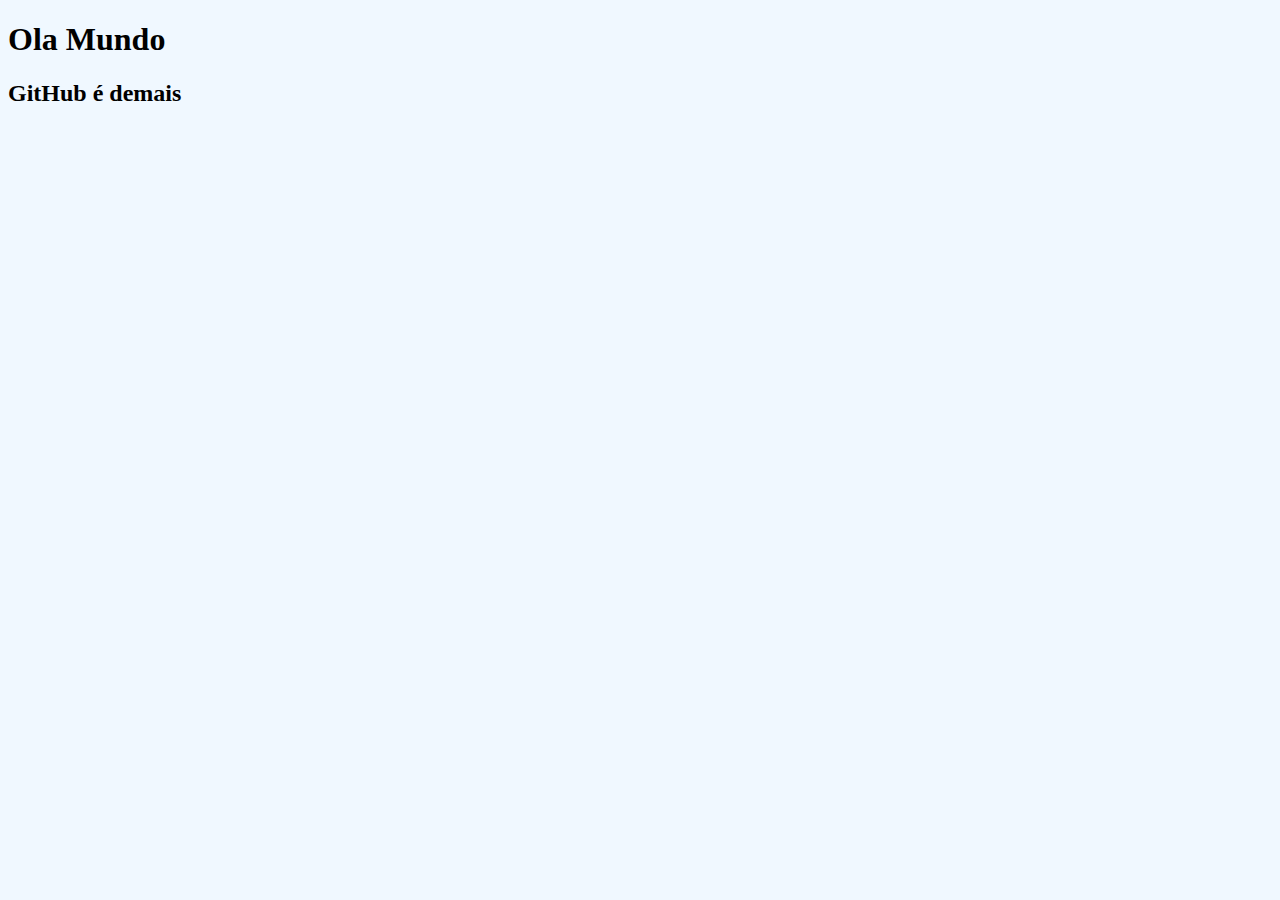
<file: EX1/index.html>
<!DOCTYPE html>
<html lang="en">
<head>
    <meta charset="UTF-8">
    <meta name="viewport" content="width=device-width, initial-scale=1.0">
    <link rel="stylesheet" href="style.css">
    <title>Ola Git</title>
</head>
<body>
    <h1>Ola Mundo</h1>
    <h2>GitHub é demais </h2>
</body>
</html>
</file>
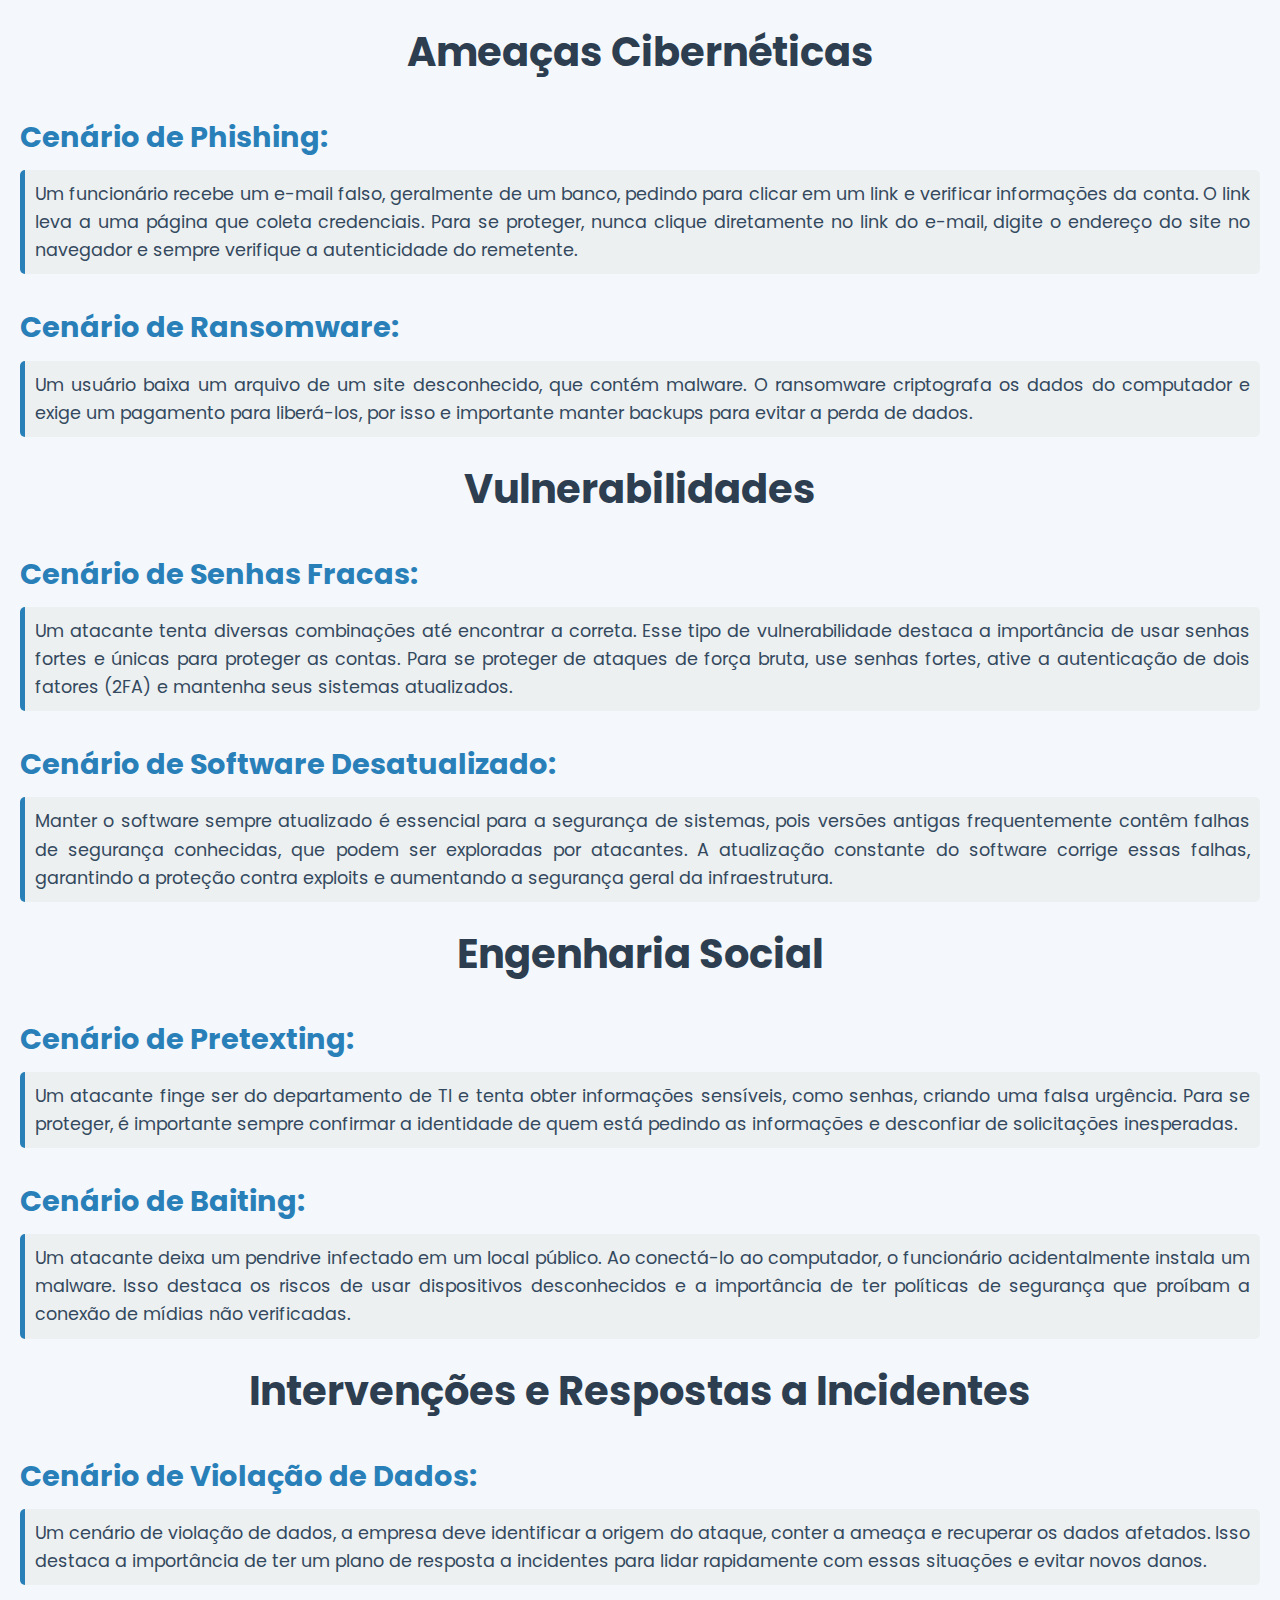
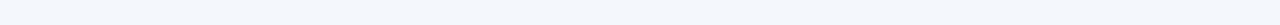
<file: SituaçãoDeAprendizagem–SA3/index.html>
<!DOCTYPE html>
<html lang="en">
<head>
    <meta charset="UTF-8">
    <meta name="viewport" content="width=device-width, initial-scale=1.0">
    <link rel="stylesheet" href="style.css">
    <link href="https://fonts.googleapis.com/css2?family=Poppins&display=swap" rel="stylesheet">
    <style>
        body {
            font-family: 'Poppins', sans-serif;
        }
    </style>
    <title>Situação de Aprendizagem – SA3</title>
</head>
<body>
    <h1>Ameaças Cibernéticas</h1>
    <h2>Cenário de Phishing:</h2>
    <p>Um funcionário recebe um e-mail falso, geralmente de um banco, pedindo para clicar em um link e verificar informações da conta. O link leva a uma página que coleta credenciais.  Para se proteger, nunca clique diretamente no link do e-mail, digite o endereço do site no navegador e sempre verifique a autenticidade do remetente.</p>

    <h2>Cenário de Ransomware:</h2>
    <p>Um usuário baixa um arquivo de um site desconhecido, que contém malware. O ransomware criptografa os dados do computador e exige um pagamento para liberá-los, por isso e importante manter backups para evitar a perda de dados.</p>

    <h1>Vulnerabilidades</h1>
    <h2>Cenário de Senhas Fracas:</h2>
    <p>Um atacante tenta diversas combinações até encontrar a correta. Esse tipo de vulnerabilidade destaca a importância de usar senhas fortes e únicas para proteger as contas. Para se proteger de ataques de força bruta, use senhas fortes, ative a autenticação de dois fatores (2FA) e mantenha seus sistemas atualizados.</p>

    <h2>Cenário de Software Desatualizado:</h2>
    <p>Manter o software sempre atualizado é essencial para a segurança de sistemas, pois versões antigas frequentemente contêm falhas de segurança conhecidas, que podem ser exploradas por atacantes. A atualização constante do software corrige essas falhas, garantindo a proteção contra exploits e aumentando a segurança geral da infraestrutura.</p>

    <h1>Engenharia Social</h1>
    <h2>Cenário de Pretexting:</h2>
    <p>Um atacante finge ser do departamento de TI e tenta obter informações sensíveis, como senhas, criando uma falsa urgência. Para se proteger, é importante sempre confirmar a identidade de quem está pedindo as informações e desconfiar de solicitações inesperadas.</p>

    <h2>Cenário de Baiting:</h2>
    <p>Um atacante deixa um pendrive infectado em um local público. Ao conectá-lo ao computador, o funcionário acidentalmente instala um malware. Isso destaca os riscos de usar dispositivos desconhecidos e a importância de ter políticas de segurança que proíbam a conexão de mídias não verificadas.</p>

    <h1>Intervenções e Respostas a Incidentes</h1>
    <h2>Cenário de Violação de Dados:</h2>
    <p> Um cenário de violação de dados, a empresa deve identificar a origem do ataque, conter a ameaça e recuperar os dados afetados. Isso destaca a importância de ter um plano de resposta a incidentes para lidar rapidamente com essas situações e evitar novos danos.</p>
</body>
</html>
</file>
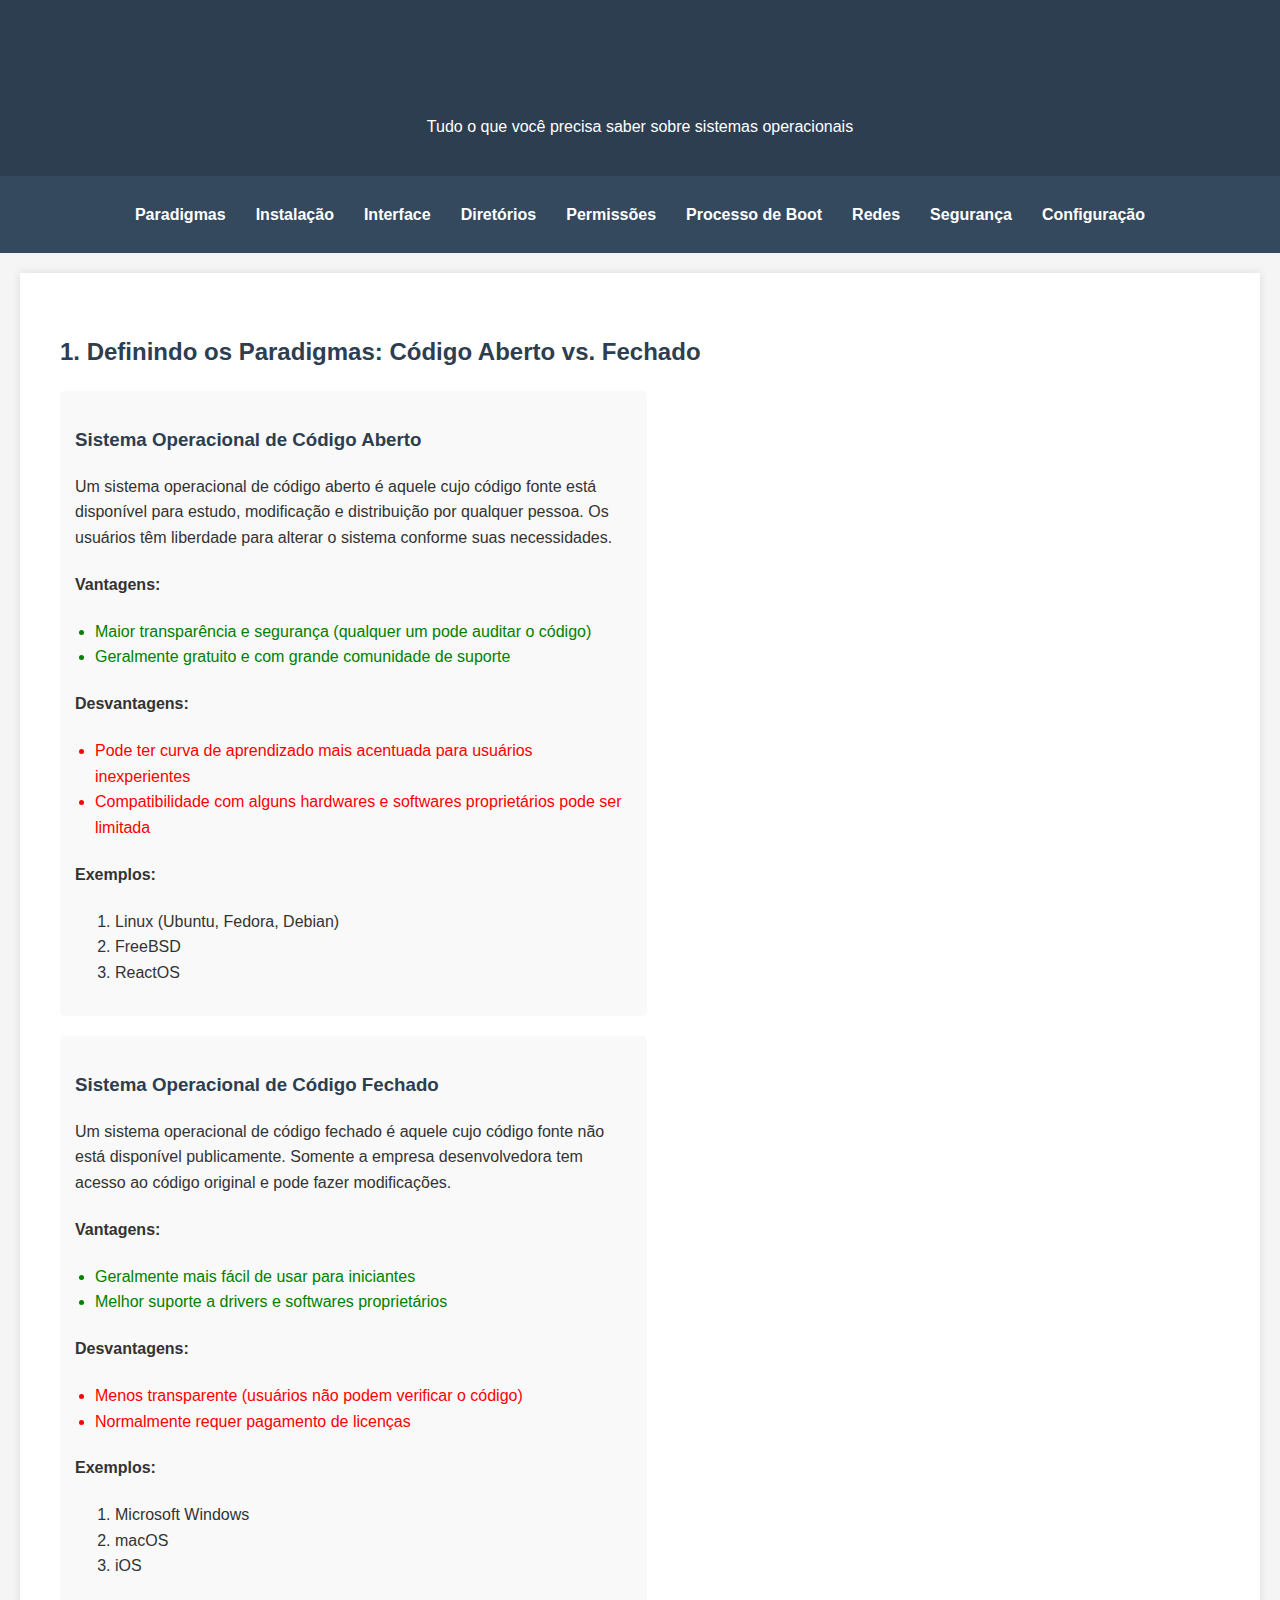
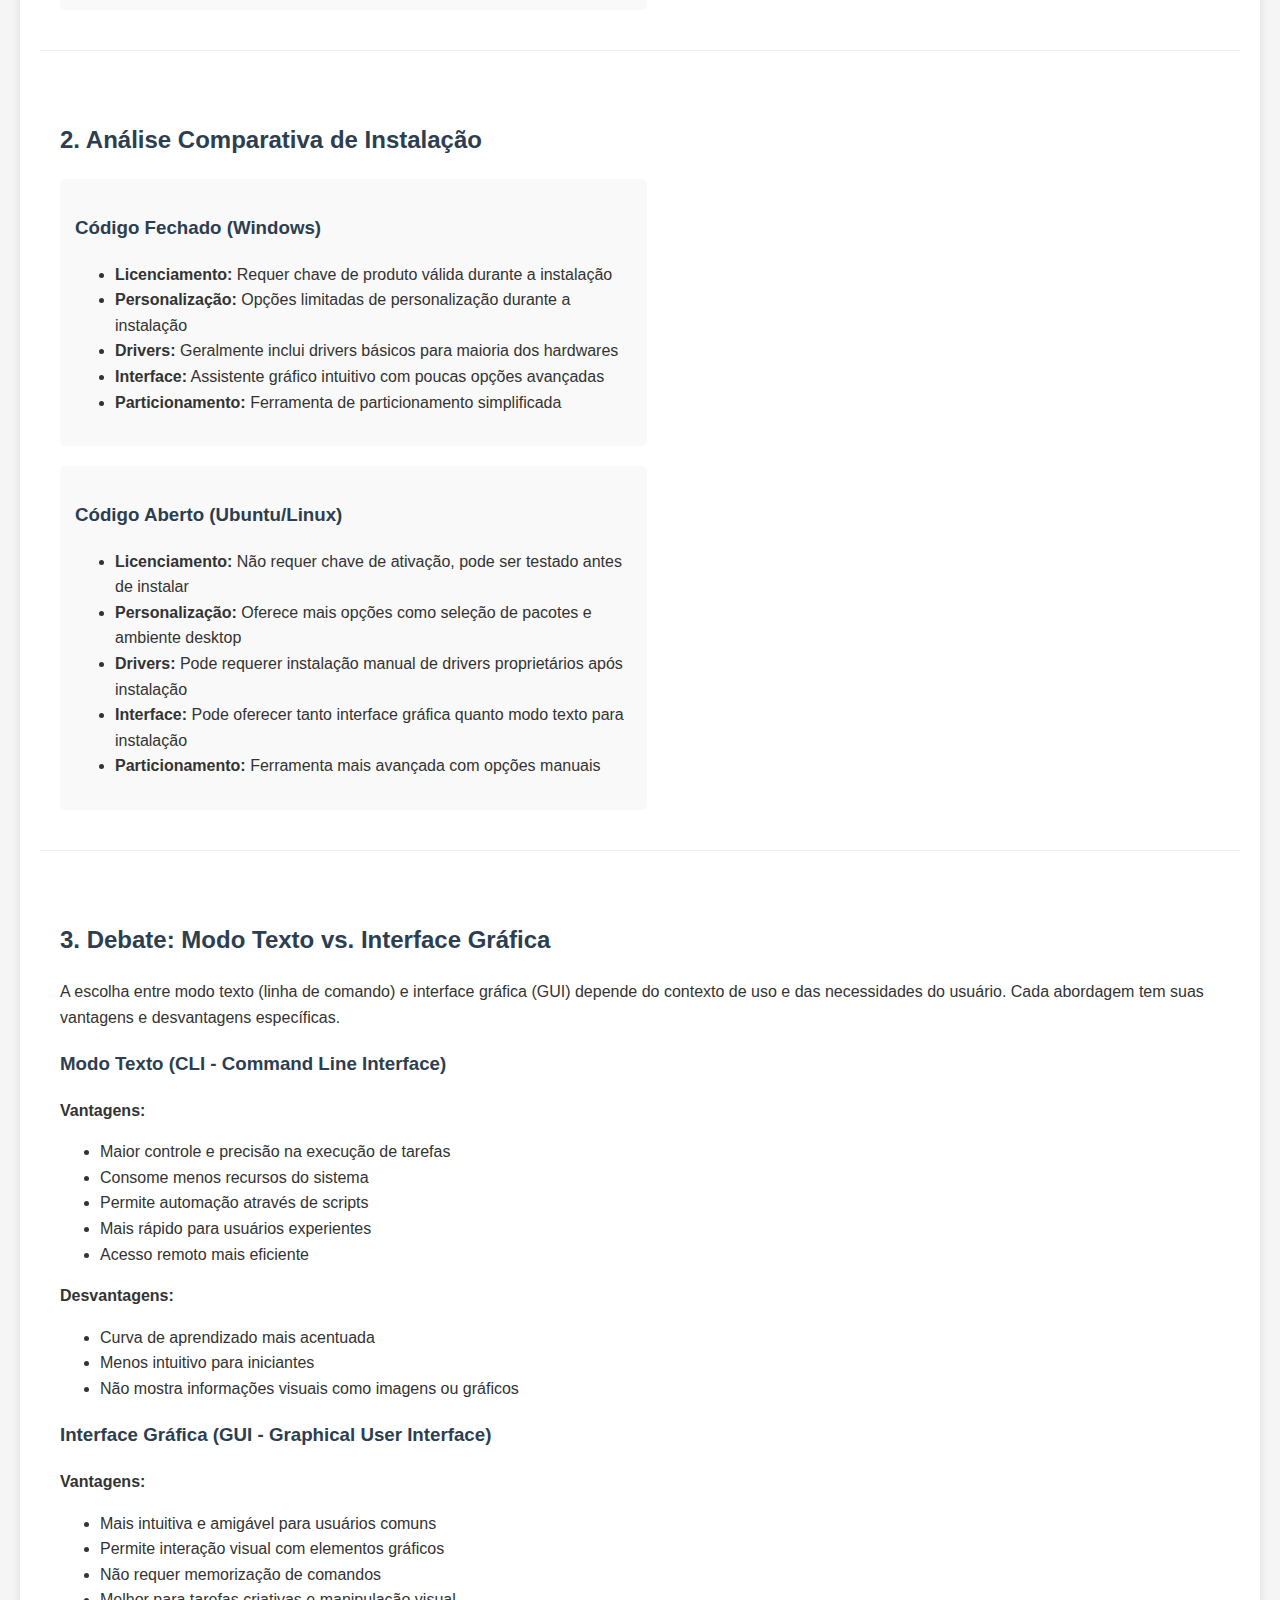
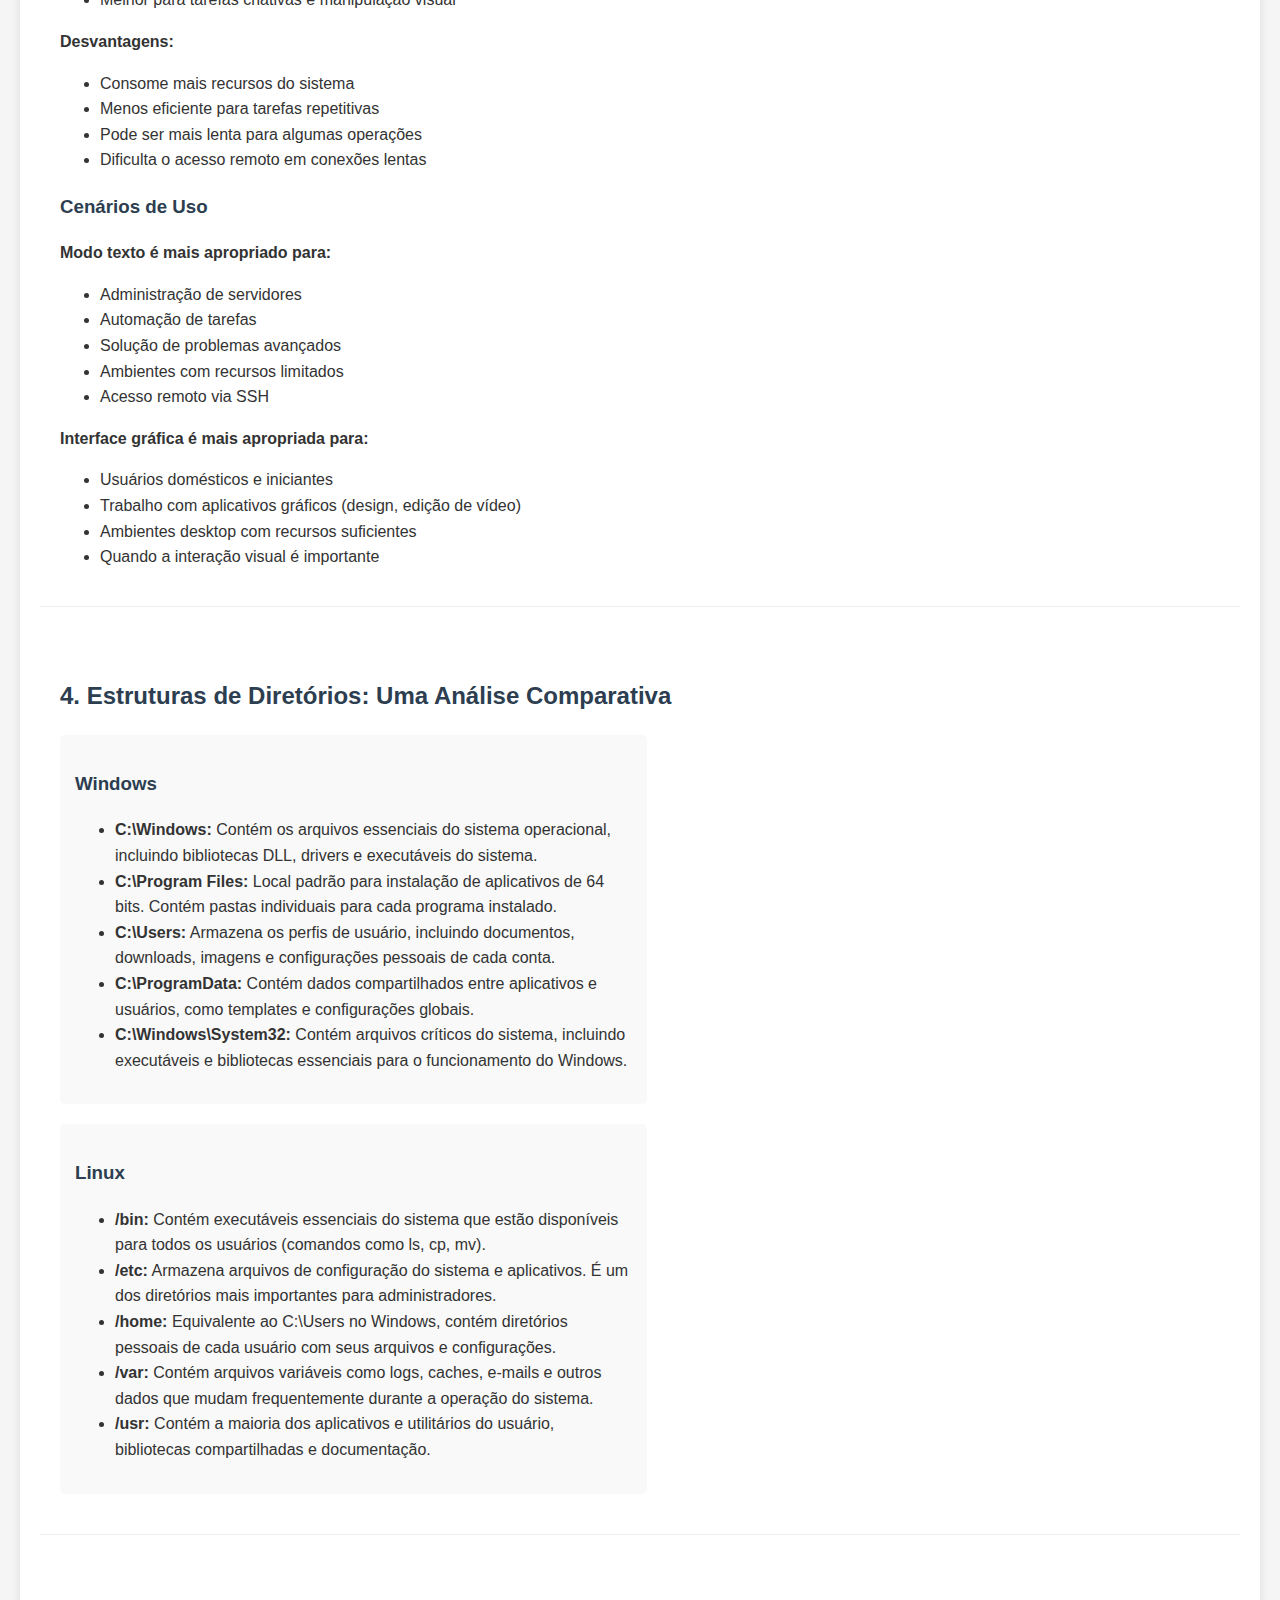
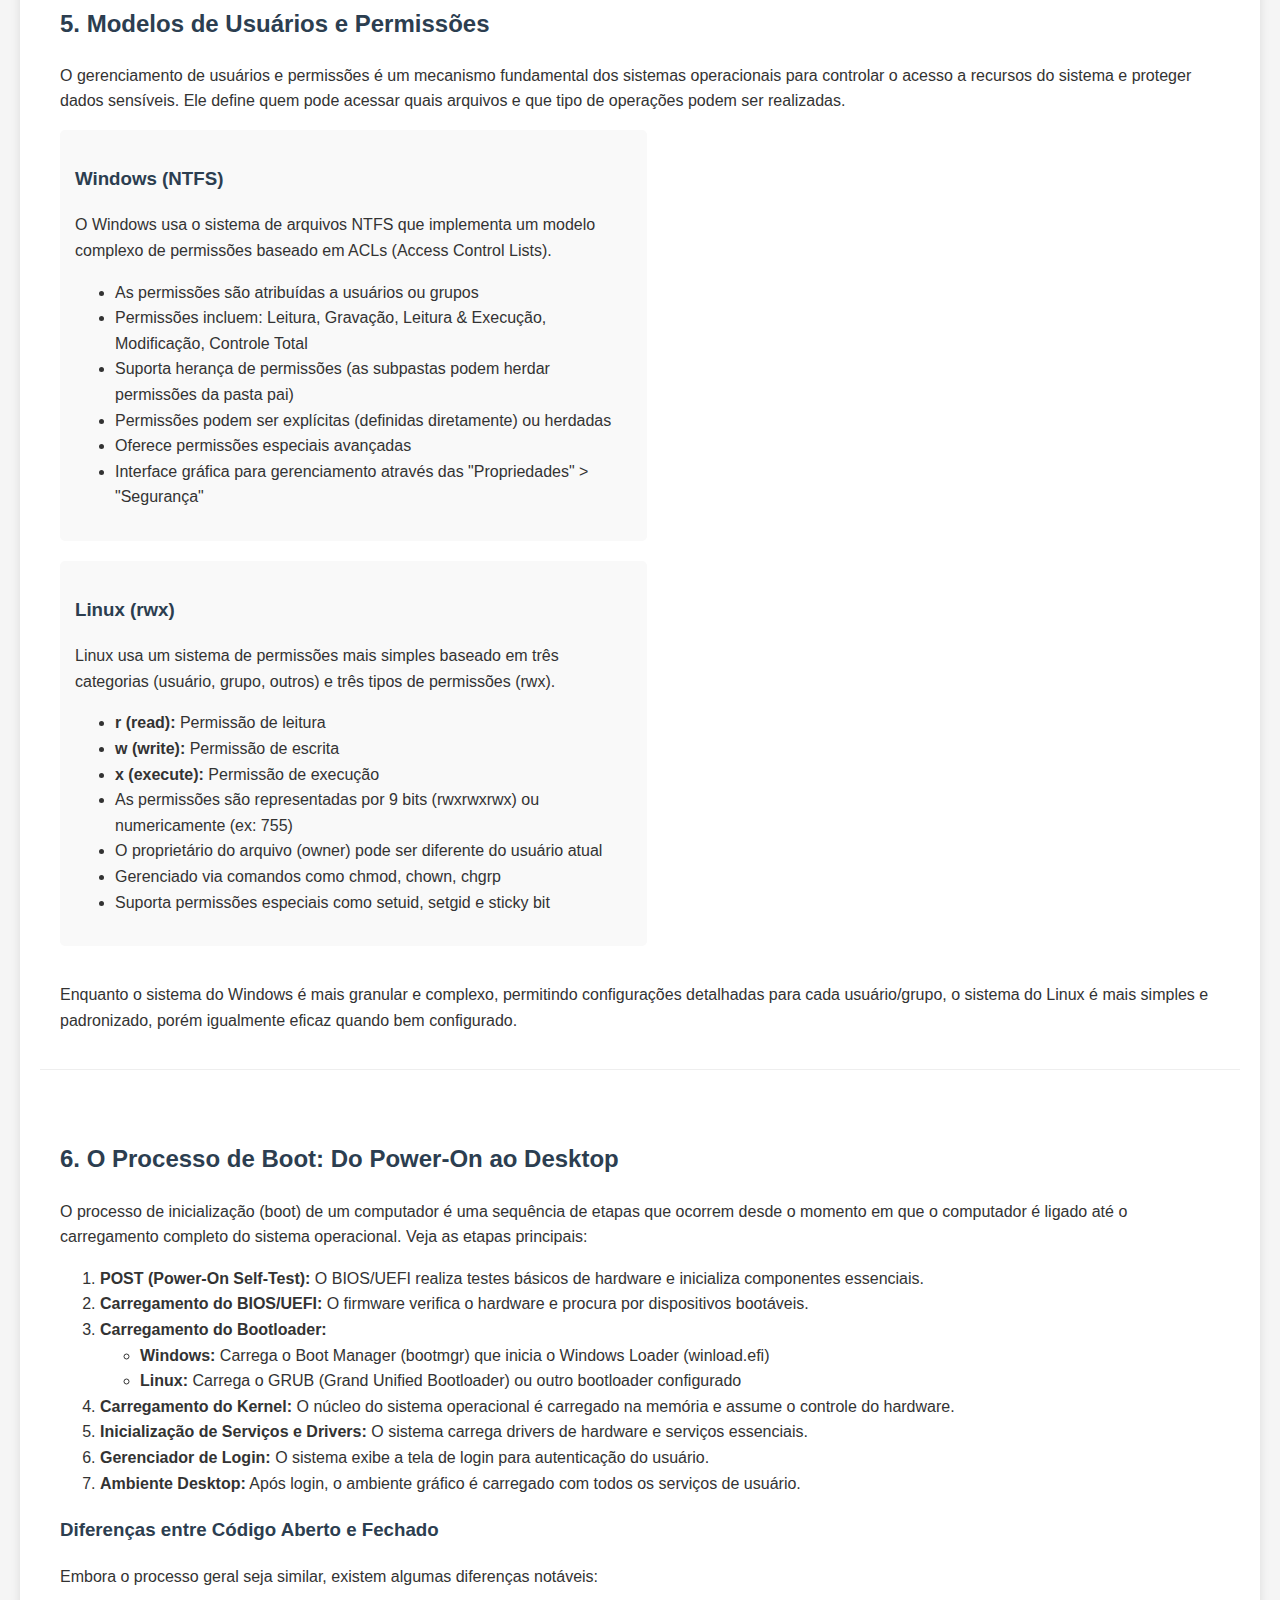
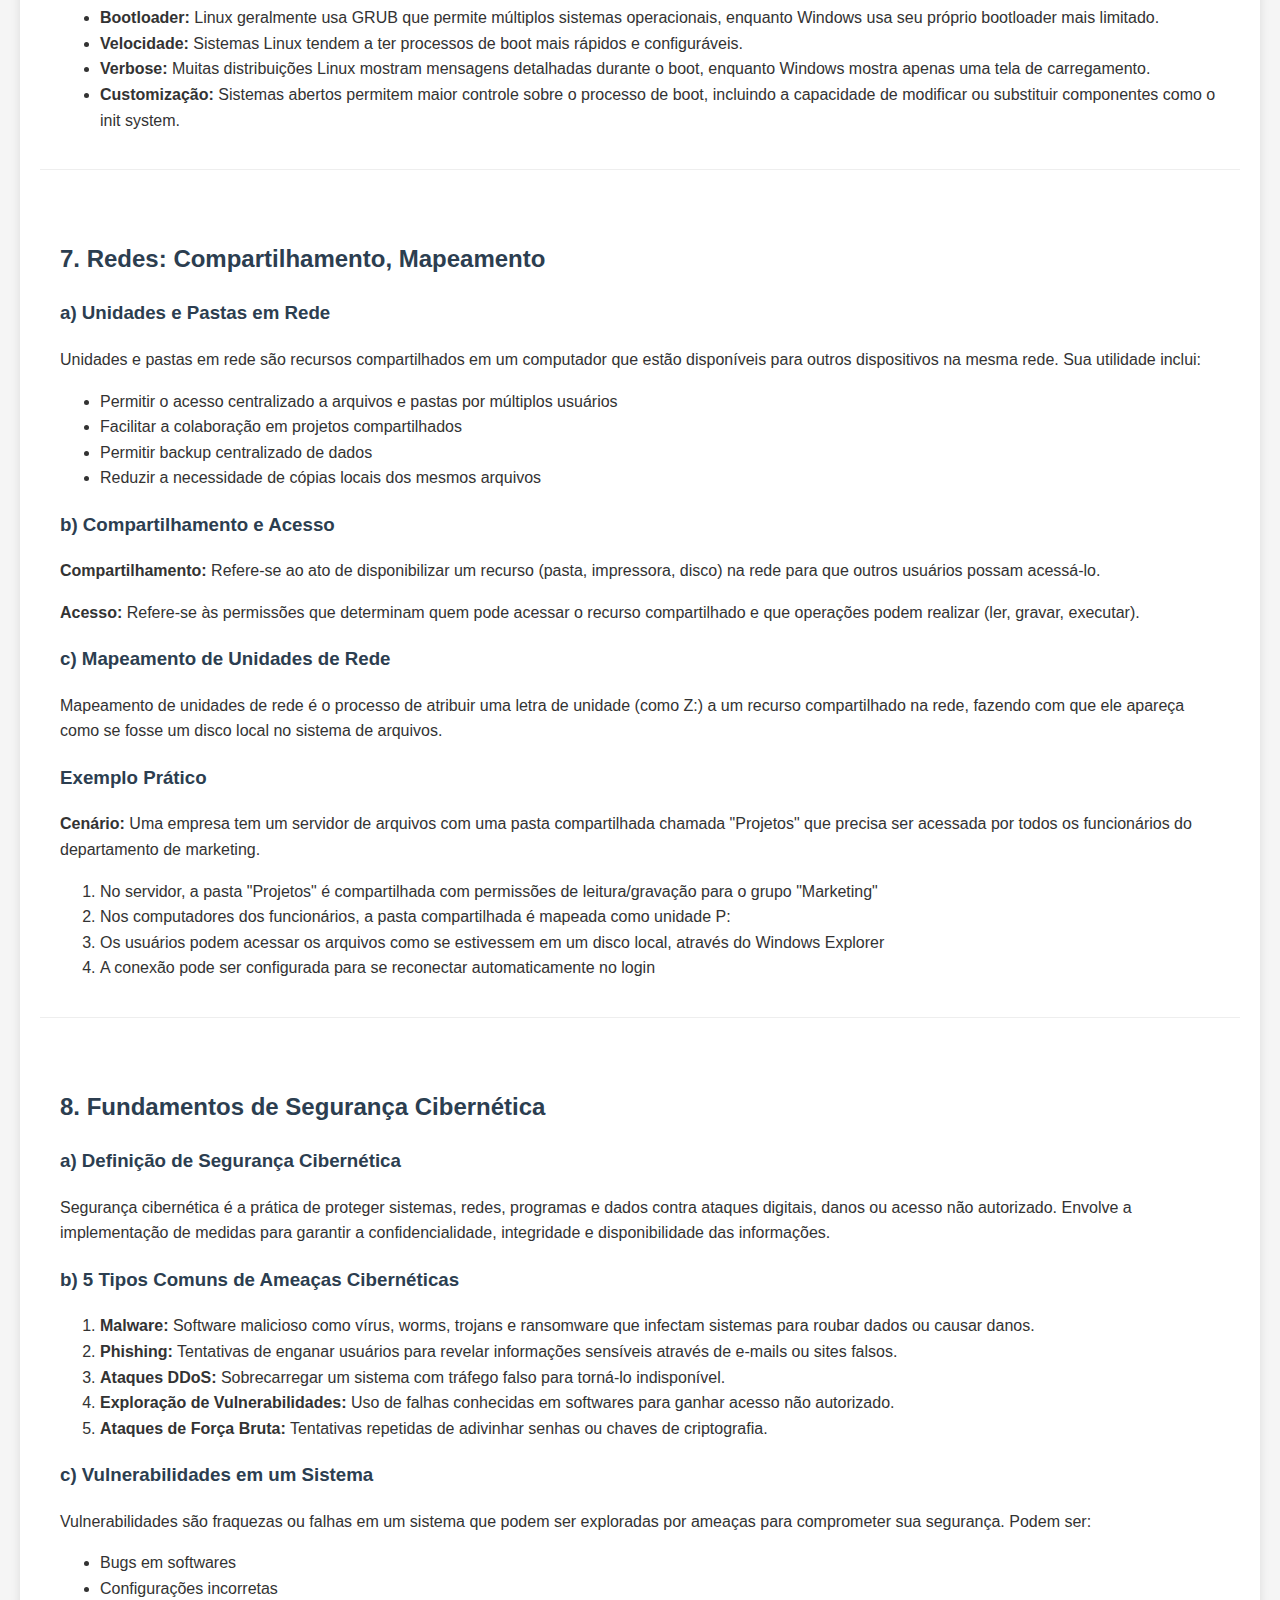
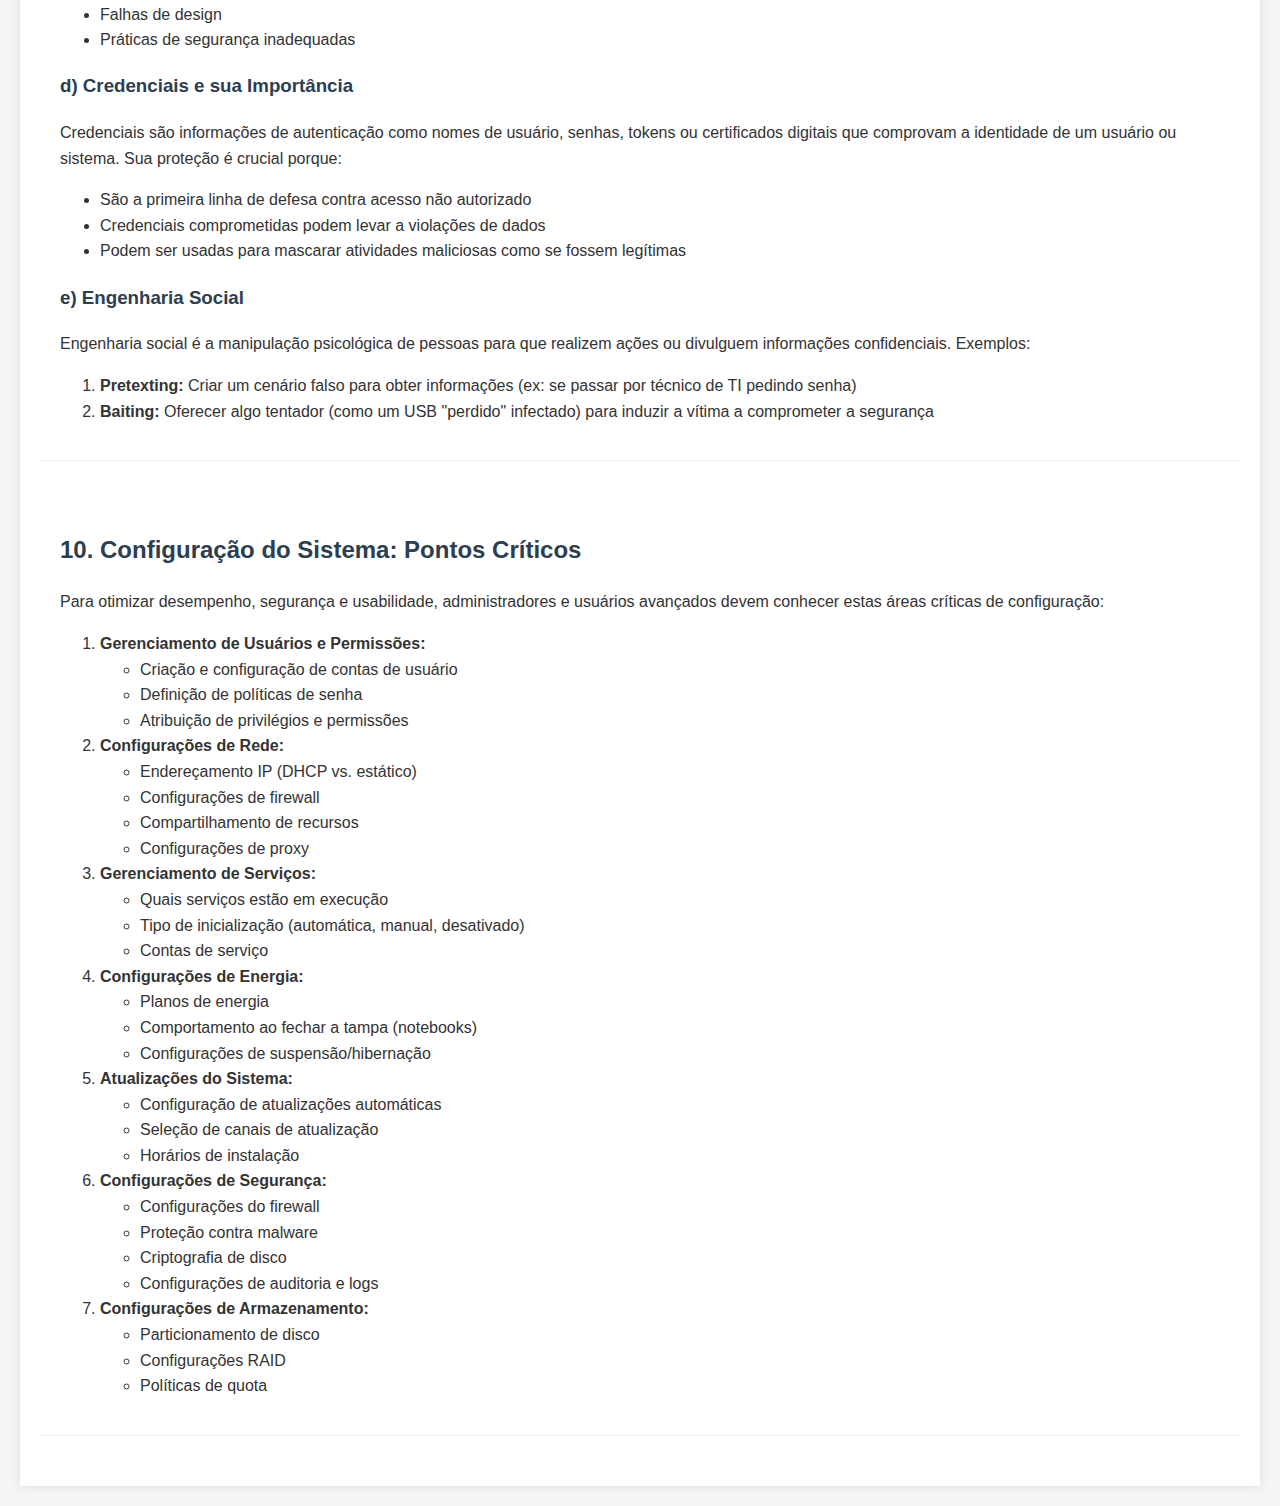
<file: Somativa/index.html>
<!DOCTYPE html>
<html lang="pt-BR">
<head>
    <meta charset="UTF-8">
    <meta name="viewport" content="width=device-width, initial-scale=1.0">
    <title>Guia Completo de Sistemas Operacionais</title>
    <style>
        body {
            font-family: Arial, sans-serif;
            line-height: 1.6;
            margin: 0;
            padding: 0;
            color: #333;
            background-color: #f5f5f5;
        }
        header {
            background-color: #2c3e50;
            color: white;
            padding: 20px;
            text-align: center;
        }
        nav {
            background-color: #34495e;
            padding: 10px;
        }
        nav ul {
            list-style-type: none;
            padding: 0;
            display: flex;
            justify-content: center;
        }
        nav li {
            margin: 0 15px;
        }
        nav a {
            color: white;
            text-decoration: none;
            font-weight: bold;
        }
        nav a:hover {
            text-decoration: underline;
        }
        .container {
            max-width: 1200px;
            margin: 20px auto;
            padding: 20px;
            background-color: white;
            box-shadow: 0 0 10px rgba(0,0,0,0.1);
        }
        section {
            margin-bottom: 30px;
            padding: 20px;
            border-bottom: 1px solid #eee;
        }
        h1, h2, h3 {
            color: #2c3e50;
        }
        .comparison {
            display: flex;
            justify-content: space-between;
            flex-wrap: wrap;
        }
        .comparison-box {
            width: 48%;
            padding: 15px;
            margin-bottom: 20px;
            background-color: #f9f9f9;
            border-radius: 5px;
        }
        .advantages, .disadvantages {
            padding-left: 20px;
        }
        .advantages li {
            color: green;
        }
        .disadvantages li {
            color: red;
        }
        footer {
            background-color: #2c3e50;
            color: white;
            text-align: center;
            padding: 15px;
            margin-top: 20px;
        }
        @media (max-width: 768px) {
            .comparison {
                flex-direction: column;
            }
            .comparison-box {
                width: 100%;
            }
        }
    </style>
</head>
<body>
    <header>
        <h1>Guia Completo de Sistemas Operacionais</h1>
        <p>Tudo o que você precisa saber sobre sistemas operacionais</p>
    </header>

    <nav>
        <ul>
            <li><a href="#paradigmas">Paradigmas</a></li>
            <li><a href="#instalacao">Instalação</a></li>
            <li><a href="#interface">Interface</a></li>
            <li><a href="#diretorios">Diretórios</a></li>
            <li><a href="#permissoes">Permissões</a></li>
            <li><a href="#boot">Processo de Boot</a></li>
            <li><a href="#redes">Redes</a></li>
            <li><a href="#seguranca">Segurança</a></li>
            <li><a href="#configuracao">Configuração</a></li>
        </ul>
    </nav>

    <div class="container">
        <section id="paradigmas">
            <h2>1. Definindo os Paradigmas: Código Aberto vs. Fechado</h2>
            
            <div class="comparison">
                <div class="comparison-box">
                    <h3>Sistema Operacional de Código Aberto</h3>
                    <p>Um sistema operacional de código aberto é aquele cujo código fonte está disponível para estudo, modificação e distribuição por qualquer pessoa. Os usuários têm liberdade para alterar o sistema conforme suas necessidades.</p>
                    
                    <h4>Vantagens:</h4>
                    <ul class="advantages">
                        <li>Maior transparência e segurança (qualquer um pode auditar o código)</li>
                        <li>Geralmente gratuito e com grande comunidade de suporte</li>
                    </ul>
                    
                    <h4>Desvantagens:</h4>
                    <ul class="disadvantages">
                        <li>Pode ter curva de aprendizado mais acentuada para usuários inexperientes</li>
                        <li>Compatibilidade com alguns hardwares e softwares proprietários pode ser limitada</li>
                    </ul>
                    
                    <h4>Exemplos:</h4>
                    <ol>
                        <li>Linux (Ubuntu, Fedora, Debian)</li>
                        <li>FreeBSD</li>
                        <li>ReactOS</li>
                    </ol>
                </div>
                
                <div class="comparison-box">
                    <h3>Sistema Operacional de Código Fechado</h3>
                    <p>Um sistema operacional de código fechado é aquele cujo código fonte não está disponível publicamente. Somente a empresa desenvolvedora tem acesso ao código original e pode fazer modificações.</p>
                    
                    <h4>Vantagens:</h4>
                    <ul class="advantages">
                        <li>Geralmente mais fácil de usar para iniciantes</li>
                        <li>Melhor suporte a drivers e softwares proprietários</li>
                    </ul>
                    
                    <h4>Desvantagens:</h4>
                    <ul class="disadvantages">
                        <li>Menos transparente (usuários não podem verificar o código)</li>
                        <li>Normalmente requer pagamento de licenças</li>
                    </ul>
                    
                    <h4>Exemplos:</h4>
                    <ol>
                        <li>Microsoft Windows</li>
                        <li>macOS</li>
                        <li>iOS</li>
                    </ol>
                </div>
            </div>
        </section>

        <section id="instalacao">
            <h2>2. Análise Comparativa de Instalação</h2>
            
            <div class="comparison">
                <div class="comparison-box">
                    <h3>Código Fechado (Windows)</h3>
                    <ul>
                        <li><strong>Licenciamento:</strong> Requer chave de produto válida durante a instalação</li>
                        <li><strong>Personalização:</strong> Opções limitadas de personalização durante a instalação</li>
                        <li><strong>Drivers:</strong> Geralmente inclui drivers básicos para maioria dos hardwares</li>
                        <li><strong>Interface:</strong> Assistente gráfico intuitivo com poucas opções avançadas</li>
                        <li><strong>Particionamento:</strong> Ferramenta de particionamento simplificada</li>
                    </ul>
                </div>
                
                <div class="comparison-box">
                    <h3>Código Aberto (Ubuntu/Linux)</h3>
                    <ul>
                        <li><strong>Licenciamento:</strong> Não requer chave de ativação, pode ser testado antes de instalar</li>
                        <li><strong>Personalização:</strong> Oferece mais opções como seleção de pacotes e ambiente desktop</li>
                        <li><strong>Drivers:</strong> Pode requerer instalação manual de drivers proprietários após instalação</li>
                        <li><strong>Interface:</strong> Pode oferecer tanto interface gráfica quanto modo texto para instalação</li>
                        <li><strong>Particionamento:</strong> Ferramenta mais avançada com opções manuais</li>
                    </ul>
                </div>
            </div>
        </section>

        <section id="interface">
            <h2>3. Debate: Modo Texto vs. Interface Gráfica</h2>
            
            <p>A escolha entre modo texto (linha de comando) e interface gráfica (GUI) depende do contexto de uso e das necessidades do usuário. Cada abordagem tem suas vantagens e desvantagens específicas.</p>
            
            <h3>Modo Texto (CLI - Command Line Interface)</h3>
            <p><strong>Vantagens:</strong></p>
            <ul>
                <li>Maior controle e precisão na execução de tarefas</li>
                <li>Consome menos recursos do sistema</li>
                <li>Permite automação através de scripts</li>
                <li>Mais rápido para usuários experientes</li>
                <li>Acesso remoto mais eficiente</li>
            </ul>
            
            <p><strong>Desvantagens:</strong></p>
            <ul>
                <li>Curva de aprendizado mais acentuada</li>
                <li>Menos intuitivo para iniciantes</li>
                <li>Não mostra informações visuais como imagens ou gráficos</li>
            </ul>
            
            <h3>Interface Gráfica (GUI - Graphical User Interface)</h3>
            <p><strong>Vantagens:</strong></p>
            <ul>
                <li>Mais intuitiva e amigável para usuários comuns</li>
                <li>Permite interação visual com elementos gráficos</li>
                <li>Não requer memorização de comandos</li>
                <li>Melhor para tarefas criativas e manipulação visual</li>
            </ul>
            
            <p><strong>Desvantagens:</strong></p>
            <ul>
                <li>Consome mais recursos do sistema</li>
                <li>Menos eficiente para tarefas repetitivas</li>
                <li>Pode ser mais lenta para algumas operações</li>
                <li>Dificulta o acesso remoto em conexões lentas</li>
            </ul>
            
            <h3>Cenários de Uso</h3>
            <p><strong>Modo texto é mais apropriado para:</strong></p>
            <ul>
                <li>Administração de servidores</li>
                <li>Automação de tarefas</li>
                <li>Solução de problemas avançados</li>
                <li>Ambientes com recursos limitados</li>
                <li>Acesso remoto via SSH</li>
            </ul>
            
            <p><strong>Interface gráfica é mais apropriada para:</strong></p>
            <ul>
                <li>Usuários domésticos e iniciantes</li>
                <li>Trabalho com aplicativos gráficos (design, edição de vídeo)</li>
                <li>Ambientes desktop com recursos suficientes</li>
                <li>Quando a interação visual é importante</li>
            </ul>
        </section>

        <section id="diretorios">
            <h2>4. Estruturas de Diretórios: Uma Análise Comparativa</h2>
            
            <div class="comparison">
                <div class="comparison-box">
                    <h3>Windows</h3>
                    <ul>
                        <li><strong>C:\Windows:</strong> Contém os arquivos essenciais do sistema operacional, incluindo bibliotecas DLL, drivers e executáveis do sistema.</li>
                        <li><strong>C:\Program Files:</strong> Local padrão para instalação de aplicativos de 64 bits. Contém pastas individuais para cada programa instalado.</li>
                        <li><strong>C:\Users:</strong> Armazena os perfis de usuário, incluindo documentos, downloads, imagens e configurações pessoais de cada conta.</li>
                        <li><strong>C:\ProgramData:</strong> Contém dados compartilhados entre aplicativos e usuários, como templates e configurações globais.</li>
                        <li><strong>C:\Windows\System32:</strong> Contém arquivos críticos do sistema, incluindo executáveis e bibliotecas essenciais para o funcionamento do Windows.</li>
                    </ul>
                </div>
                
                <div class="comparison-box">
                    <h3>Linux</h3>
                    <ul>
                        <li><strong>/bin:</strong> Contém executáveis essenciais do sistema que estão disponíveis para todos os usuários (comandos como ls, cp, mv).</li>
                        <li><strong>/etc:</strong> Armazena arquivos de configuração do sistema e aplicativos. É um dos diretórios mais importantes para administradores.</li>
                        <li><strong>/home:</strong> Equivalente ao C:\Users no Windows, contém diretórios pessoais de cada usuário com seus arquivos e configurações.</li>
                        <li><strong>/var:</strong> Contém arquivos variáveis como logs, caches, e-mails e outros dados que mudam frequentemente durante a operação do sistema.</li>
                        <li><strong>/usr:</strong> Contém a maioria dos aplicativos e utilitários do usuário, bibliotecas compartilhadas e documentação.</li>
                    </ul>
                </div>
            </div>
        </section>

        <section id="permissoes">
            <h2>5. Modelos de Usuários e Permissões</h2>
            
            <p>O gerenciamento de usuários e permissões é um mecanismo fundamental dos sistemas operacionais para controlar o acesso a recursos do sistema e proteger dados sensíveis. Ele define quem pode acessar quais arquivos e que tipo de operações podem ser realizadas.</p>
            
            <div class="comparison">
                <div class="comparison-box">
                    <h3>Windows (NTFS)</h3>
                    <p>O Windows usa o sistema de arquivos NTFS que implementa um modelo complexo de permissões baseado em ACLs (Access Control Lists).</p>
                    <ul>
                        <li>As permissões são atribuídas a usuários ou grupos</li>
                        <li>Permissões incluem: Leitura, Gravação, Leitura & Execução, Modificação, Controle Total</li>
                        <li>Suporta herança de permissões (as subpastas podem herdar permissões da pasta pai)</li>
                        <li>Permissões podem ser explícitas (definidas diretamente) ou herdadas</li>
                        <li>Oferece permissões especiais avançadas</li>
                        <li>Interface gráfica para gerenciamento através das "Propriedades" > "Segurança"</li>
                    </ul>
                </div>
                
                <div class="comparison-box">
                    <h3>Linux (rwx)</h3>
                    <p>Linux usa um sistema de permissões mais simples baseado em três categorias (usuário, grupo, outros) e três tipos de permissões (rwx).</p>
                    <ul>
                        <li><strong>r (read):</strong> Permissão de leitura</li>
                        <li><strong>w (write):</strong> Permissão de escrita</li>
                        <li><strong>x (execute):</strong> Permissão de execução</li>
                        <li>As permissões são representadas por 9 bits (rwxrwxrwx) ou numericamente (ex: 755)</li>
                        <li>O proprietário do arquivo (owner) pode ser diferente do usuário atual</li>
                        <li>Gerenciado via comandos como chmod, chown, chgrp</li>
                        <li>Suporta permissões especiais como setuid, setgid e sticky bit</li>
                    </ul>
                </div>
            </div>
            
            <p>Enquanto o sistema do Windows é mais granular e complexo, permitindo configurações detalhadas para cada usuário/grupo, o sistema do Linux é mais simples e padronizado, porém igualmente eficaz quando bem configurado.</p>
        </section>

        <section id="boot">
            <h2>6. O Processo de Boot: Do Power-On ao Desktop</h2>
            
            <p>O processo de inicialização (boot) de um computador é uma sequência de etapas que ocorrem desde o momento em que o computador é ligado até o carregamento completo do sistema operacional. Veja as etapas principais:</p>
            
            <ol>
                <li><strong>POST (Power-On Self-Test):</strong> O BIOS/UEFI realiza testes básicos de hardware e inicializa componentes essenciais.</li>
                <li><strong>Carregamento do BIOS/UEFI:</strong> O firmware verifica o hardware e procura por dispositivos bootáveis.</li>
                <li><strong>Carregamento do Bootloader:</strong>
                    <ul>
                        <li><strong>Windows:</strong> Carrega o Boot Manager (bootmgr) que inicia o Windows Loader (winload.efi)</li>
                        <li><strong>Linux:</strong> Carrega o GRUB (Grand Unified Bootloader) ou outro bootloader configurado</li>
                    </ul>
                </li>
                <li><strong>Carregamento do Kernel:</strong> O núcleo do sistema operacional é carregado na memória e assume o controle do hardware.</li>
                <li><strong>Inicialização de Serviços e Drivers:</strong> O sistema carrega drivers de hardware e serviços essenciais.</li>
                <li><strong>Gerenciador de Login:</strong> O sistema exibe a tela de login para autenticação do usuário.</li>
                <li><strong>Ambiente Desktop:</strong> Após login, o ambiente gráfico é carregado com todos os serviços de usuário.</li>
            </ol>
            
            <h3>Diferenças entre Código Aberto e Fechado</h3>
            <p>Embora o processo geral seja similar, existem algumas diferenças notáveis:</p>
            <ul>
                <li><strong>Bootloader:</strong> Linux geralmente usa GRUB que permite múltiplos sistemas operacionais, enquanto Windows usa seu próprio bootloader mais limitado.</li>
                <li><strong>Velocidade:</strong> Sistemas Linux tendem a ter processos de boot mais rápidos e configuráveis.</li>
                <li><strong>Verbose:</strong> Muitas distribuições Linux mostram mensagens detalhadas durante o boot, enquanto Windows mostra apenas uma tela de carregamento.</li>
                <li><strong>Customização:</strong> Sistemas abertos permitem maior controle sobre o processo de boot, incluindo a capacidade de modificar ou substituir componentes como o init system.</li>
            </ul>
        </section>

        <section id="redes">
            <h2>7. Redes: Compartilhamento, Mapeamento</h2>
            
            <h3>a) Unidades e Pastas em Rede</h3>
            <p>Unidades e pastas em rede são recursos compartilhados em um computador que estão disponíveis para outros dispositivos na mesma rede. Sua utilidade inclui:</p>
            <ul>
                <li>Permitir o acesso centralizado a arquivos e pastas por múltiplos usuários</li>
                <li>Facilitar a colaboração em projetos compartilhados</li>
                <li>Permitir backup centralizado de dados</li>
                <li>Reduzir a necessidade de cópias locais dos mesmos arquivos</li>
            </ul>
            
            <h3>b) Compartilhamento e Acesso</h3>
            <p><strong>Compartilhamento:</strong> Refere-se ao ato de disponibilizar um recurso (pasta, impressora, disco) na rede para que outros usuários possam acessá-lo.</p>
            <p><strong>Acesso:</strong> Refere-se às permissões que determinam quem pode acessar o recurso compartilhado e que operações podem realizar (ler, gravar, executar).</p>
            
            <h3>c) Mapeamento de Unidades de Rede</h3>
            <p>Mapeamento de unidades de rede é o processo de atribuir uma letra de unidade (como Z:) a um recurso compartilhado na rede, fazendo com que ele apareça como se fosse um disco local no sistema de arquivos.</p>
            
            <h3>Exemplo Prático</h3>
            <p><strong>Cenário:</strong> Uma empresa tem um servidor de arquivos com uma pasta compartilhada chamada "Projetos" que precisa ser acessada por todos os funcionários do departamento de marketing.</p>
            <ol>
                <li>No servidor, a pasta "Projetos" é compartilhada com permissões de leitura/gravação para o grupo "Marketing"</li>
                <li>Nos computadores dos funcionários, a pasta compartilhada é mapeada como unidade P:</li>
                <li>Os usuários podem acessar os arquivos como se estivessem em um disco local, através do Windows Explorer</li>
                <li>A conexão pode ser configurada para se reconectar automaticamente no login</li>
            </ol>
        </section>

        <section id="seguranca">
            <h2>8. Fundamentos de Segurança Cibernética</h2>
            
            <h3>a) Definição de Segurança Cibernética</h3>
            <p>Segurança cibernética é a prática de proteger sistemas, redes, programas e dados contra ataques digitais, danos ou acesso não autorizado. Envolve a implementação de medidas para garantir a confidencialidade, integridade e disponibilidade das informações.</p>
            
            <h3>b) 5 Tipos Comuns de Ameaças Cibernéticas</h3>
            <ol>
                <li><strong>Malware:</strong> Software malicioso como vírus, worms, trojans e ransomware que infectam sistemas para roubar dados ou causar danos.</li>
                <li><strong>Phishing:</strong> Tentativas de enganar usuários para revelar informações sensíveis através de e-mails ou sites falsos.</li>
                <li><strong>Ataques DDoS:</strong> Sobrecarregar um sistema com tráfego falso para torná-lo indisponível.</li>
                <li><strong>Exploração de Vulnerabilidades:</strong> Uso de falhas conhecidas em softwares para ganhar acesso não autorizado.</li>
                <li><strong>Ataques de Força Bruta:</strong> Tentativas repetidas de adivinhar senhas ou chaves de criptografia.</li>
            </ol>
            
            <h3>c) Vulnerabilidades em um Sistema</h3>
            <p>Vulnerabilidades são fraquezas ou falhas em um sistema que podem ser exploradas por ameaças para comprometer sua segurança. Podem ser:</p>
            <ul>
                <li>Bugs em softwares</li>
                <li>Configurações incorretas</li>
                <li>Falhas de design</li>
                <li>Práticas de segurança inadequadas</li>
            </ul>
            
            <h3>d) Credenciais e sua Importância</h3>
            <p>Credenciais são informações de autenticação como nomes de usuário, senhas, tokens ou certificados digitais que comprovam a identidade de um usuário ou sistema. Sua proteção é crucial porque:</p>
            <ul>
                <li>São a primeira linha de defesa contra acesso não autorizado</li>
                <li>Credenciais comprometidas podem levar a violações de dados</li>
                <li>Podem ser usadas para mascarar atividades maliciosas como se fossem legítimas</li>
            </ul>
            
            <h3>e) Engenharia Social</h3>
            <p>Engenharia social é a manipulação psicológica de pessoas para que realizem ações ou divulguem informações confidenciais. Exemplos:</p>
            <ol>
                <li><strong>Pretexting:</strong> Criar um cenário falso para obter informações (ex: se passar por técnico de TI pedindo senha)</li>
                <li><strong>Baiting:</strong> Oferecer algo tentador (como um USB "perdido" infectado) para induzir a vítima a comprometer a segurança</li>
            </ol>
        </section>

        <section id="configuracao">
            <h2>10. Configuração do Sistema: Pontos Críticos</h2>
            
            <p>Para otimizar desempenho, segurança e usabilidade, administradores e usuários avançados devem conhecer estas áreas críticas de configuração:</p>
            
            <ol>
                <li><strong>Gerenciamento de Usuários e Permissões:</strong>
                    <ul>
                        <li>Criação e configuração de contas de usuário</li>
                        <li>Definição de políticas de senha</li>
                        <li>Atribuição de privilégios e permissões</li>
                    </ul>
                </li>
                
                <li><strong>Configurações de Rede:</strong>
                    <ul>
                        <li>Endereçamento IP (DHCP vs. estático)</li>
                        <li>Configurações de firewall</li>
                        <li>Compartilhamento de recursos</li>
                        <li>Configurações de proxy</li>
                    </ul>
                </li>
                
                <li><strong>Gerenciamento de Serviços:</strong>
                    <ul>
                        <li>Quais serviços estão em execução</li>
                        <li>Tipo de inicialização (automática, manual, desativado)</li>
                        <li>Contas de serviço</li>
                    </ul>
                </li>
                
                <li><strong>Configurações de Energia:</strong>
                    <ul>
                        <li>Planos de energia</li>
                        <li>Comportamento ao fechar a tampa (notebooks)</li>
                        <li>Configurações de suspensão/hibernação</li>
                    </ul>
                </li>
                
                <li><strong>Atualizações do Sistema:</strong>
                    <ul>
                        <li>Configuração de atualizações automáticas</li>
                        <li>Seleção de canais de atualização</li>
                        <li>Horários de instalação</li>
                    </ul>
                </li>
                
                <li><strong>Configurações de Segurança:</strong>
                    <ul>
                        <li>Configurações do firewall</li>
                        <li>Proteção contra malware</li>
                        <li>Criptografia de disco</li>
                        <li>Configurações de auditoria e logs</li>
                    </ul>
                </li>
                
                <li><strong>Configurações de Armazenamento:</strong>
                    <ul>
                        <li>Particionamento de disco</li>
                        <li>Configurações RAID</li>
                        <li>Políticas de quota</li>
                    </ul>
                </li>
            </ol>
        </section>
    </div>
</body>
</html>
</file>
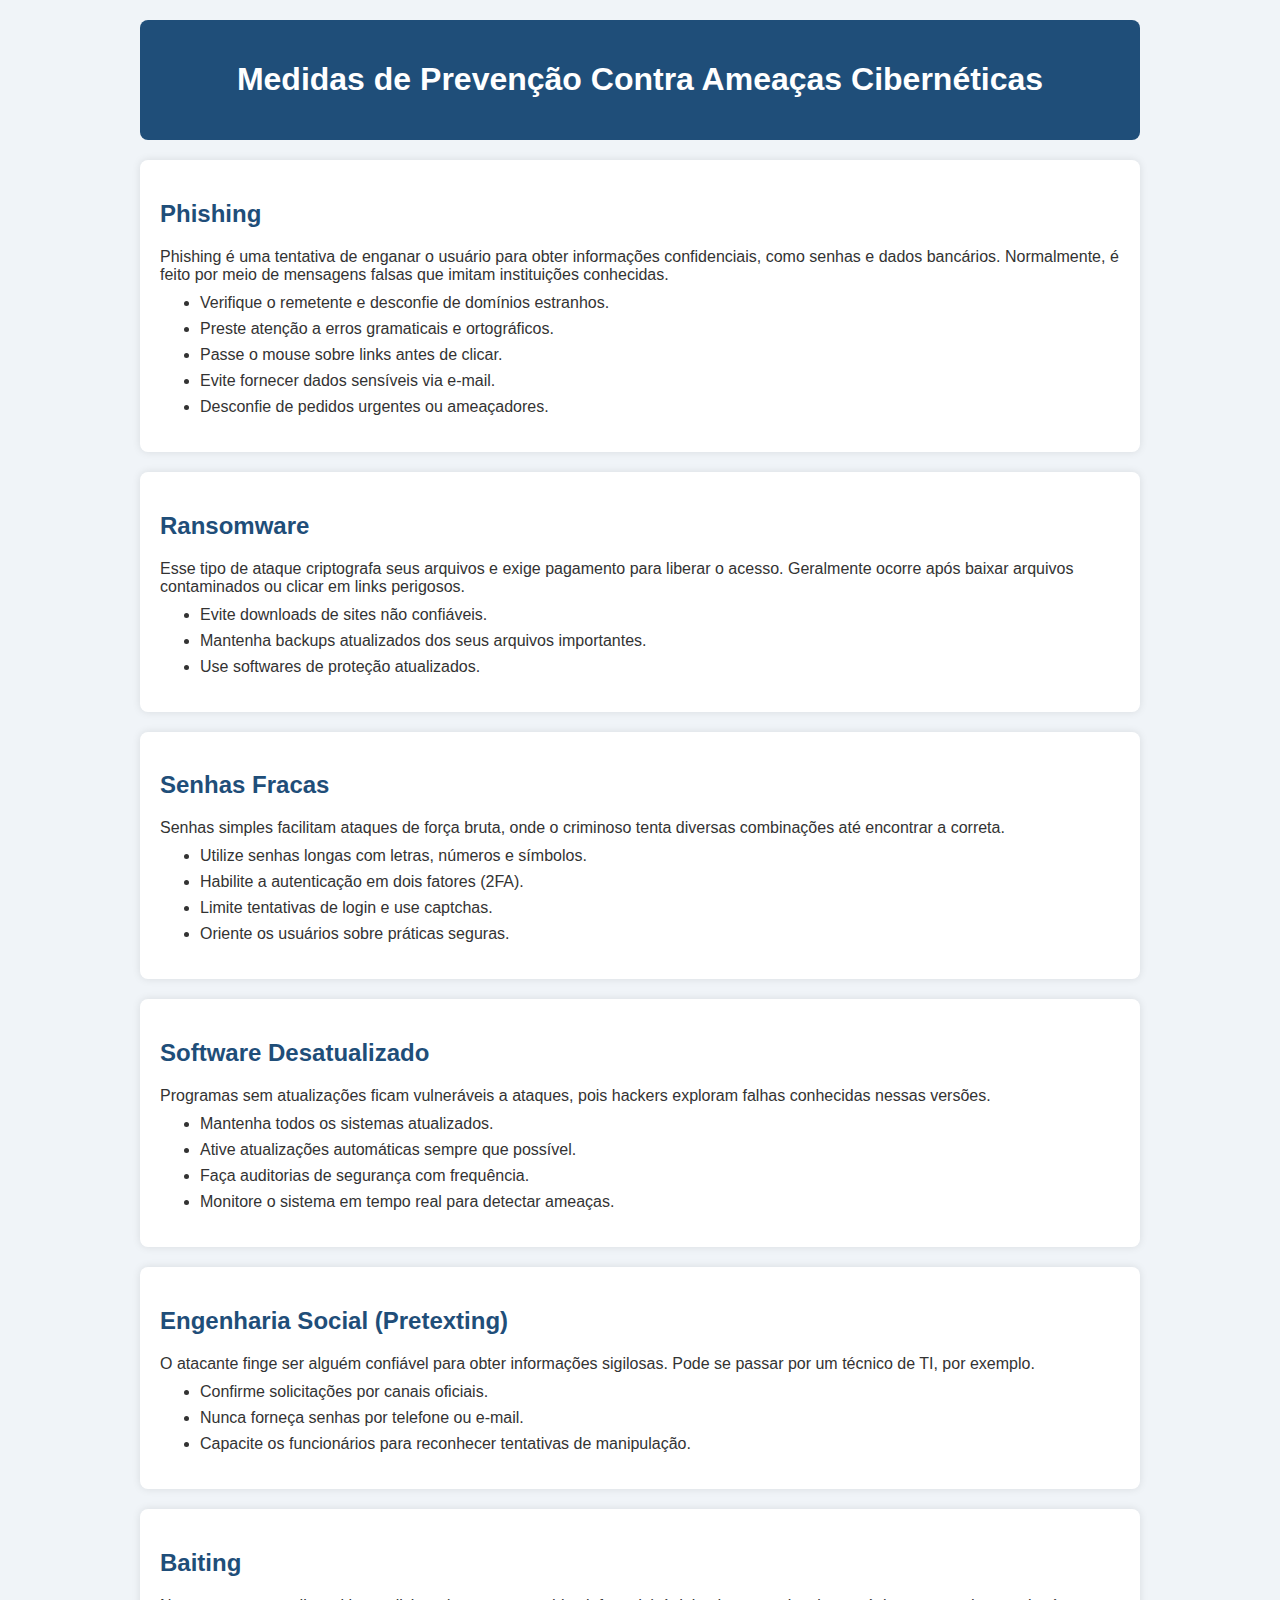
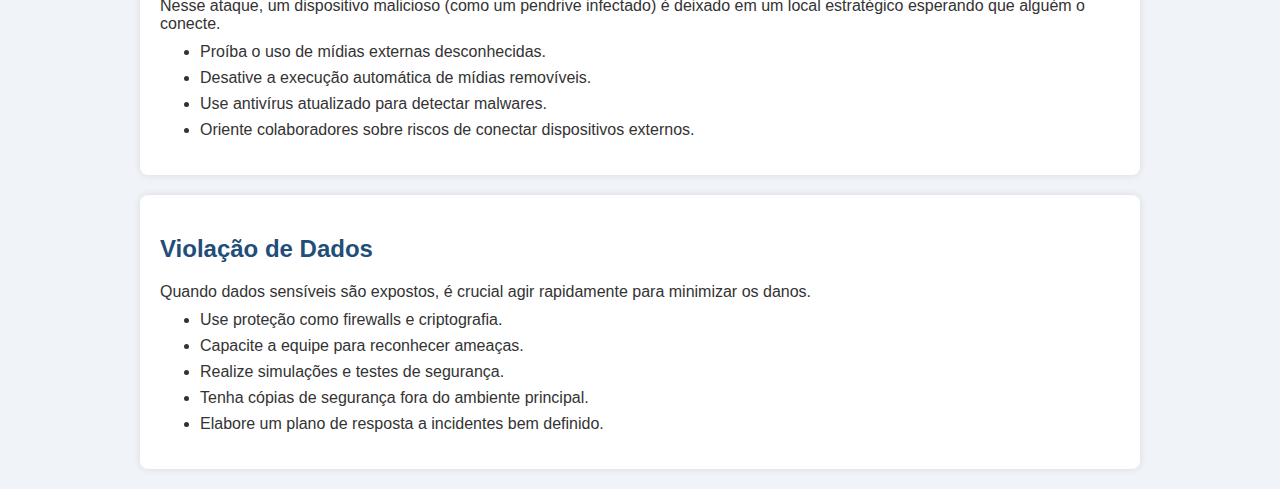
<file: Somativa/ex9.html>
<!DOCTYPE html>
<html lang="pt-BR">
<head>
    <meta charset="UTF-8">
    <meta name="viewport" content="width=device-width, initial-scale=1.0">
    <title>Medidas Contra Ataques Cibernéticos</title>
    <style>
        body {
            font-family: Arial, sans-serif;
            margin: 0;
            padding: 0;
            background-color: #f0f4f8;
            color: #333;
        }

        .container {
            width: 90%;
            max-width: 1000px;
            margin: auto;
            padding: 20px;
        }

        header {
            background-color: #1f4e79;
            color: white;
            padding: 20px;
            text-align: center;
            border-radius: 8px;
        }

        section {
            background-color: white;
            margin-top: 20px;
            padding: 20px;
            border-radius: 8px;
            box-shadow: 0px 0px 8px rgba(0,0,0,0.1);
        }

        h2 {
            color: #1f4e79;
        }

        ul {
            margin-top: 10px;
        }

        ul li {
            margin-bottom: 8px;
        }

        p {
            margin-bottom: 10px;
        }
    </style>
</head>
<body>
    <div class="container">
        <header>
            <h1>Medidas de Prevenção Contra Ameaças Cibernéticas</h1>
        </header>
        
        <section>
            <h2>Phishing</h2>
            <p>Phishing é uma tentativa de enganar o usuário para obter informações confidenciais, como senhas e dados bancários. Normalmente, é feito por meio de mensagens falsas que imitam instituições conhecidas.</p>
            <ul>
                <li>Verifique o remetente e desconfie de domínios estranhos.</li>
                <li>Preste atenção a erros gramaticais e ortográficos.</li>
                <li>Passe o mouse sobre links antes de clicar.</li>
                <li>Evite fornecer dados sensíveis via e-mail.</li>
                <li>Desconfie de pedidos urgentes ou ameaçadores.</li>
            </ul>
        </section>

        <section>
            <h2>Ransomware</h2>
            <p>Esse tipo de ataque criptografa seus arquivos e exige pagamento para liberar o acesso. Geralmente ocorre após baixar arquivos contaminados ou clicar em links perigosos.</p>
            <ul>
                <li>Evite downloads de sites não confiáveis.</li>
                <li>Mantenha backups atualizados dos seus arquivos importantes.</li>
                <li>Use softwares de proteção atualizados.</li>
            </ul>
        </section>

        <section>
            <h2>Senhas Fracas</h2>
            <p>Senhas simples facilitam ataques de força bruta, onde o criminoso tenta diversas combinações até encontrar a correta.</p>
            <ul>
                <li>Utilize senhas longas com letras, números e símbolos.</li>
                <li>Habilite a autenticação em dois fatores (2FA).</li>
                <li>Limite tentativas de login e use captchas.</li>
                <li>Oriente os usuários sobre práticas seguras.</li>
            </ul>
        </section>

        <section>
            <h2>Software Desatualizado</h2>
            <p>Programas sem atualizações ficam vulneráveis a ataques, pois hackers exploram falhas conhecidas nessas versões.</p>
            <ul>
                <li>Mantenha todos os sistemas atualizados.</li>
                <li>Ative atualizações automáticas sempre que possível.</li>
                <li>Faça auditorias de segurança com frequência.</li>
                <li>Monitore o sistema em tempo real para detectar ameaças.</li>
            </ul>
        </section>

        <section>
            <h2>Engenharia Social (Pretexting)</h2>
            <p>O atacante finge ser alguém confiável para obter informações sigilosas. Pode se passar por um técnico de TI, por exemplo.</p>
            <ul>
                <li>Confirme solicitações por canais oficiais.</li>
                <li>Nunca forneça senhas por telefone ou e-mail.</li>
                <li>Capacite os funcionários para reconhecer tentativas de manipulação.</li>
            </ul>
        </section>

        <section>
            <h2>Baiting</h2>
            <p>Nesse ataque, um dispositivo malicioso (como um pendrive infectado) é deixado em um local estratégico esperando que alguém o conecte.</p>
            <ul>
                <li>Proíba o uso de mídias externas desconhecidas.</li>
                <li>Desative a execução automática de mídias removíveis.</li>
                <li>Use antivírus atualizado para detectar malwares.</li>
                <li>Oriente colaboradores sobre riscos de conectar dispositivos externos.</li>
            </ul>
        </section>

        <section>
            <h2>Violação de Dados</h2>
            <p>Quando dados sensíveis são expostos, é crucial agir rapidamente para minimizar os danos.</p>
            <ul>
                <li>Use proteção como firewalls e criptografia.</li>
                <li>Capacite a equipe para reconhecer ameaças.</li>
                <li>Realize simulações e testes de segurança.</li>
                <li>Tenha cópias de segurança fora do ambiente principal.</li>
                <li>Elabore um plano de resposta a incidentes bem definido.</li>
            </ul>
        </section>
    </div>
</body>
</html>
</file>
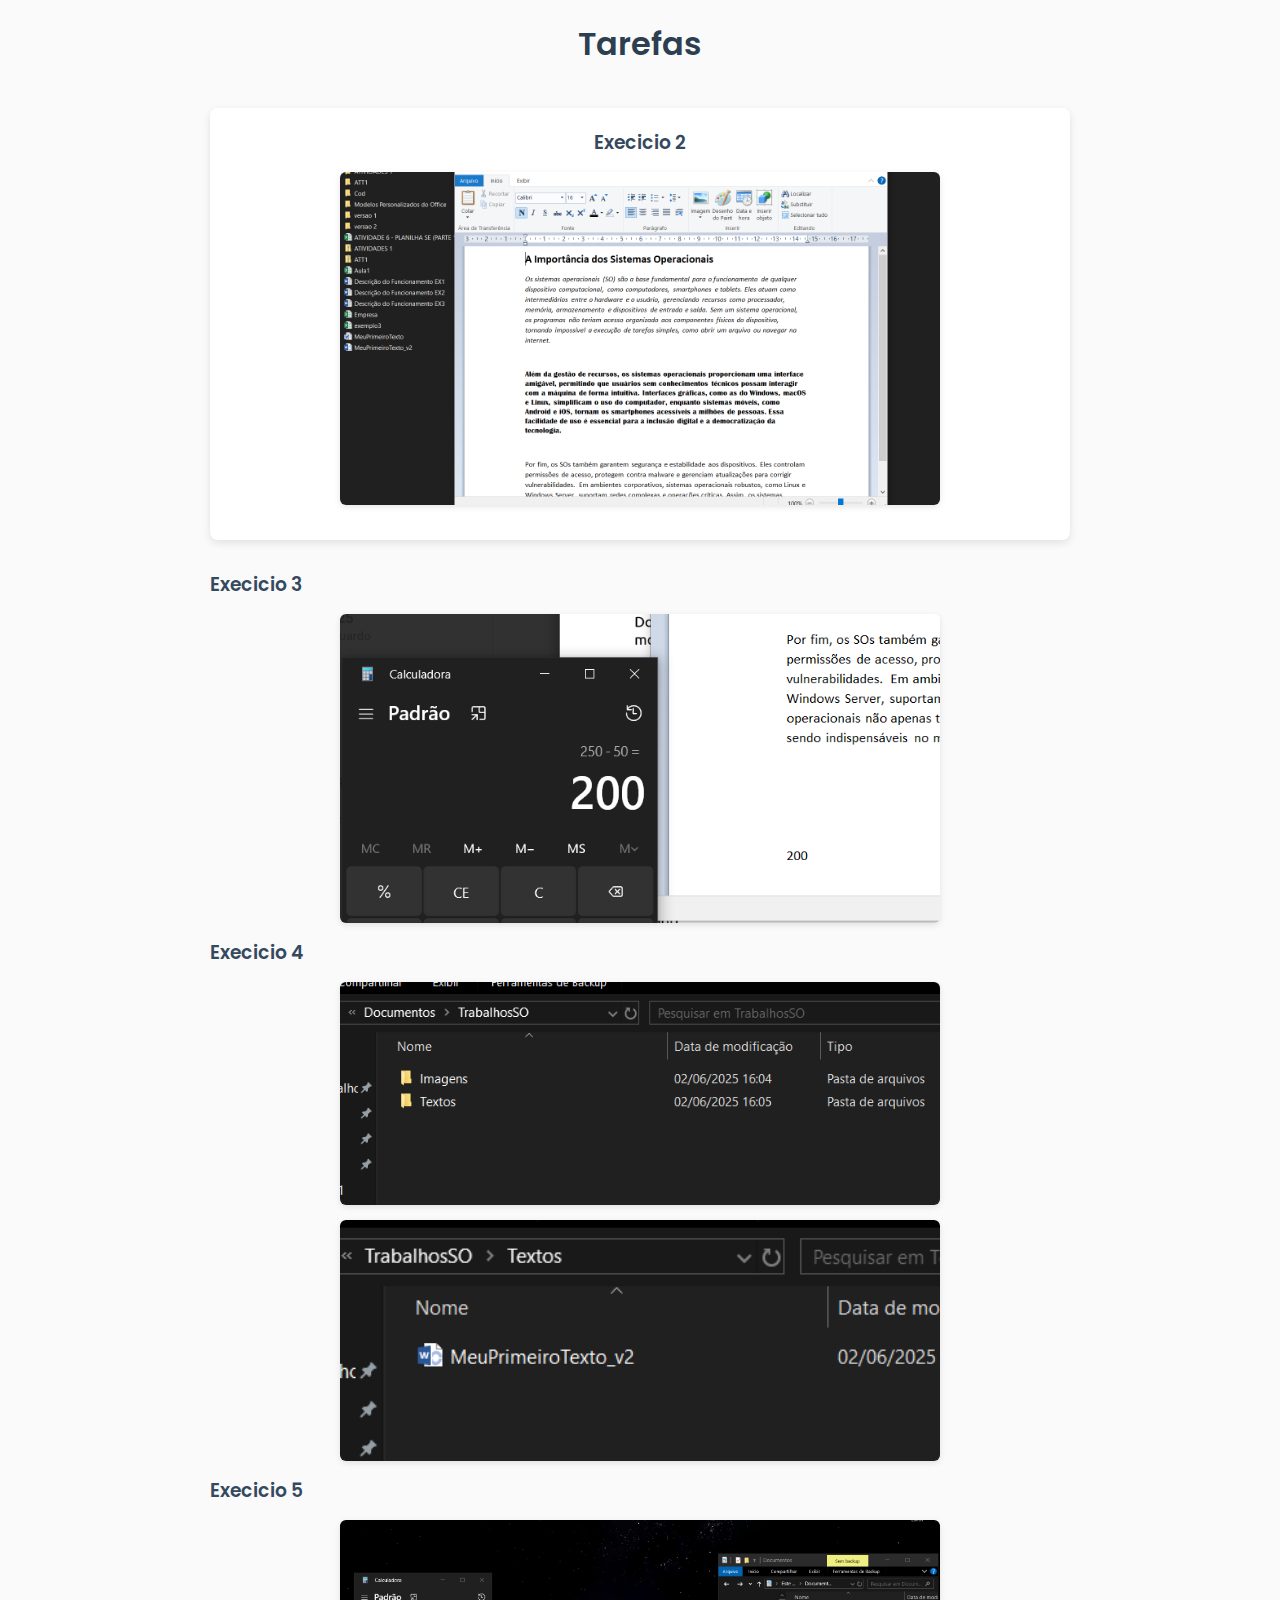
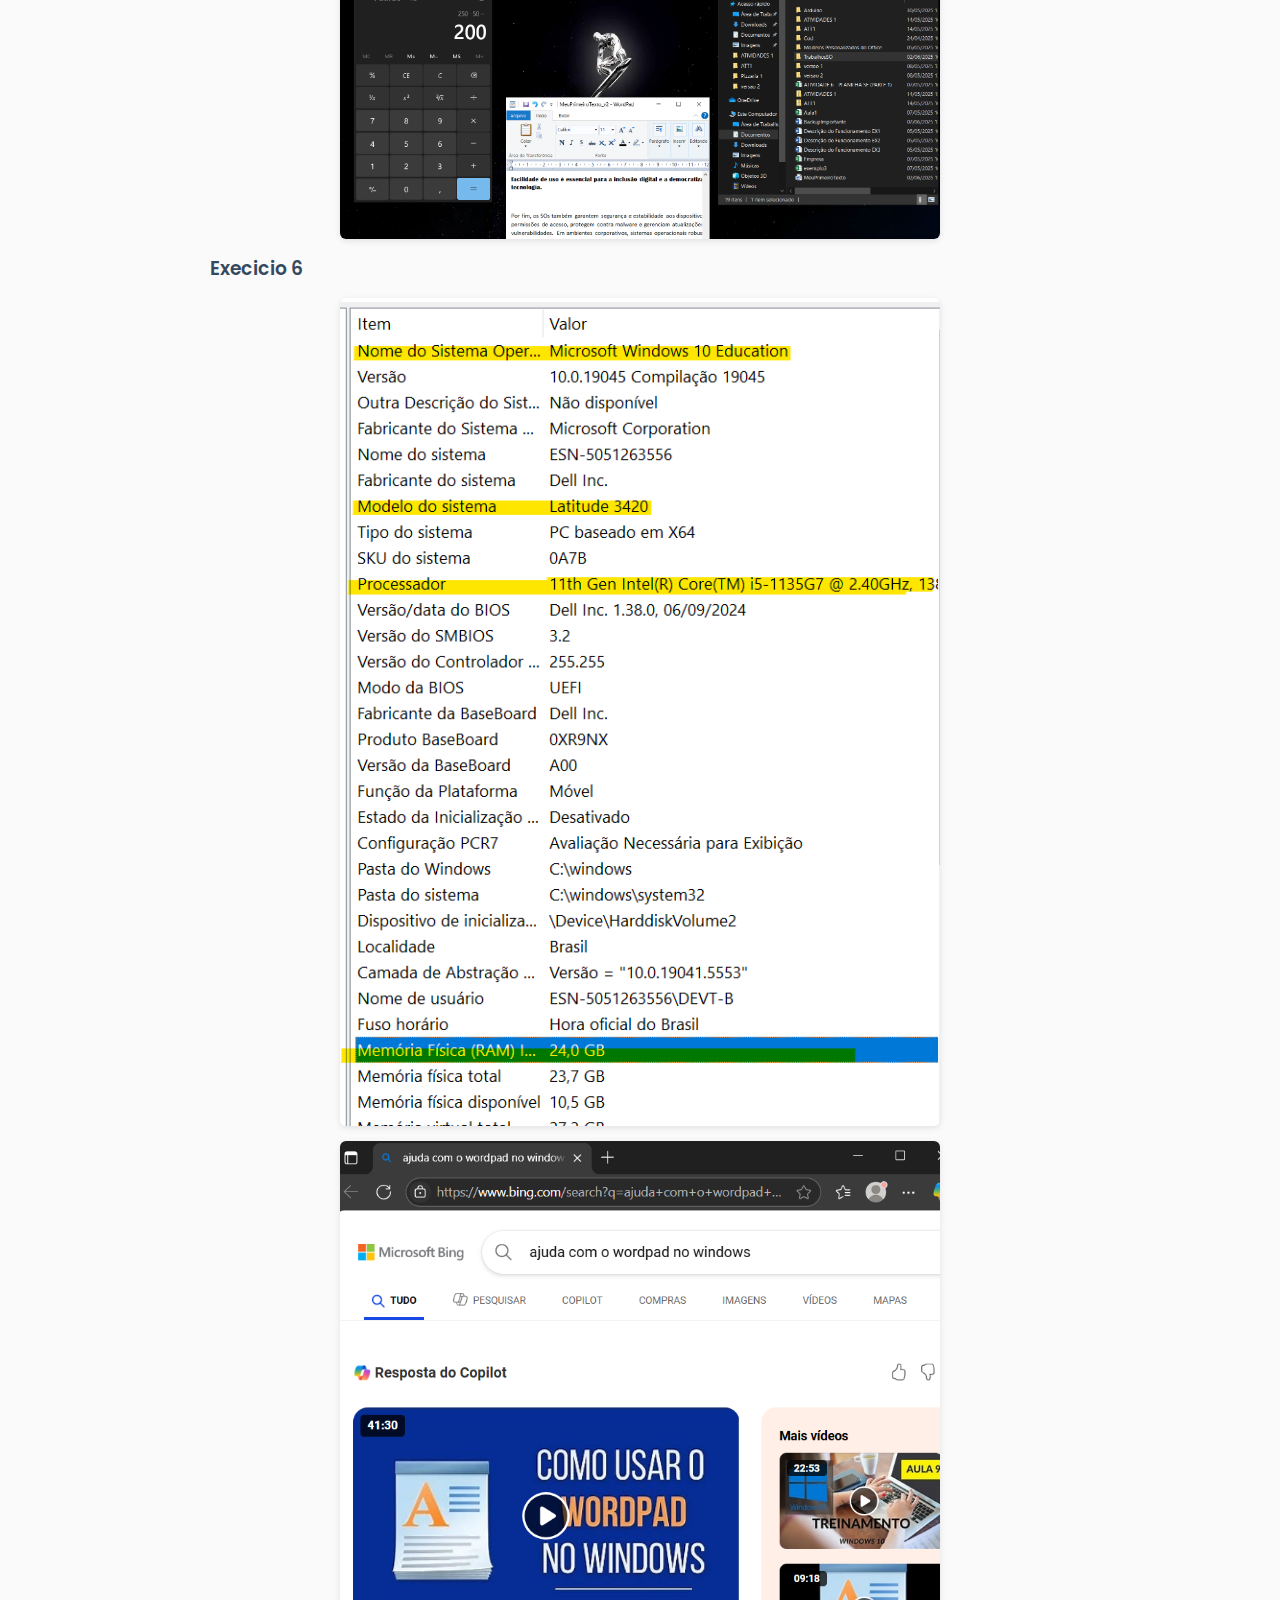
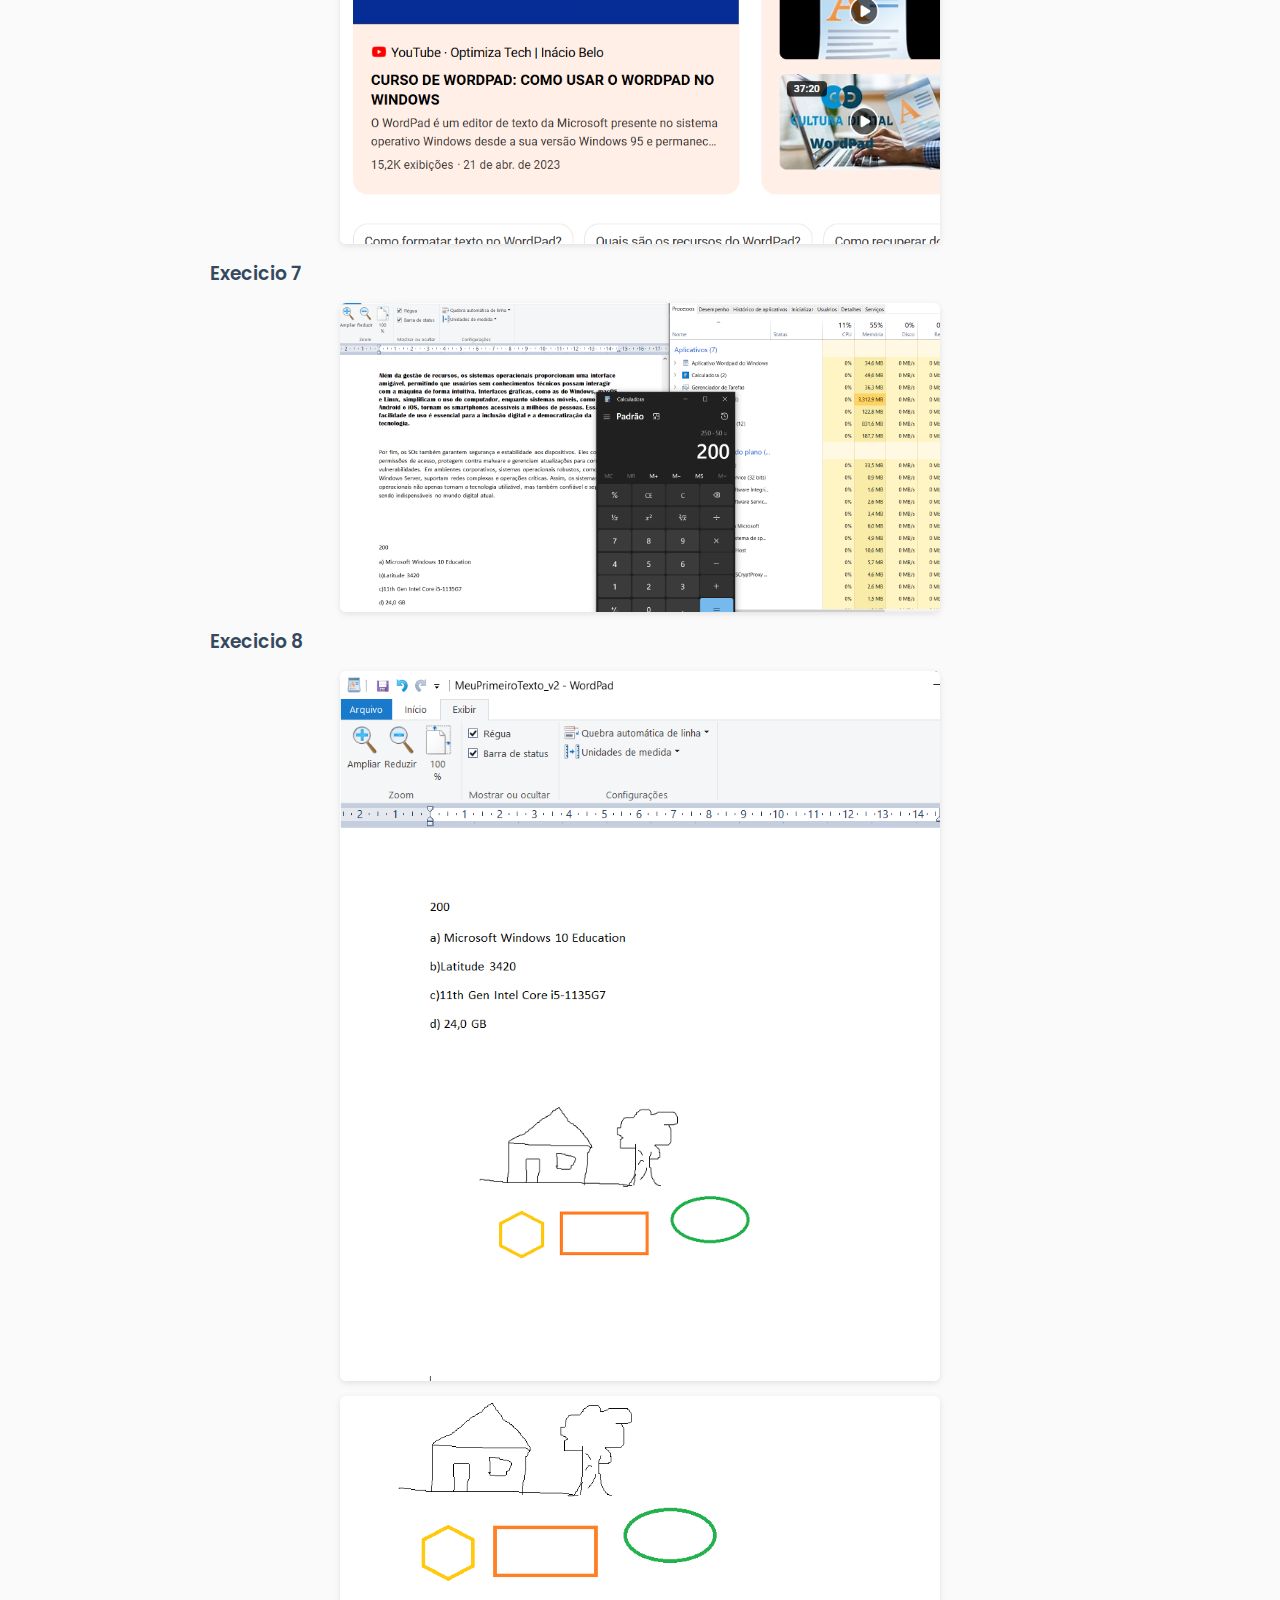
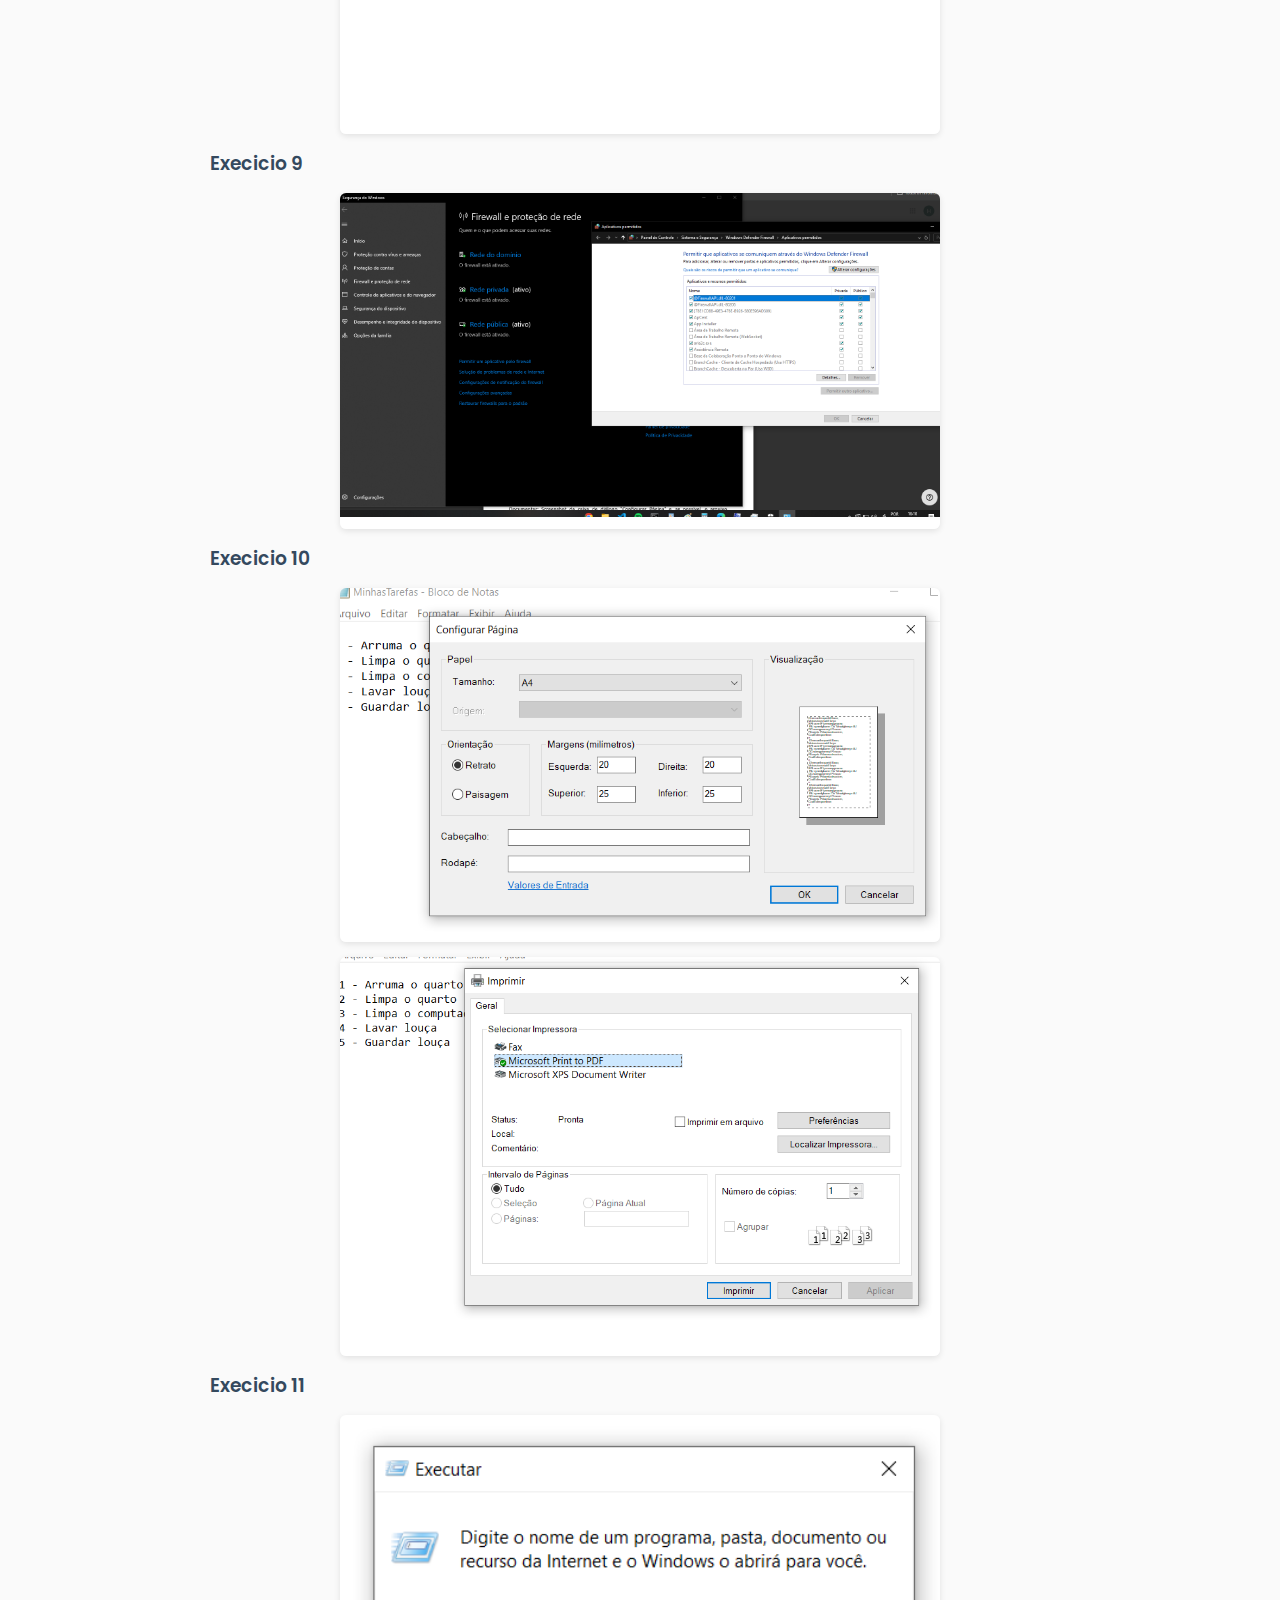
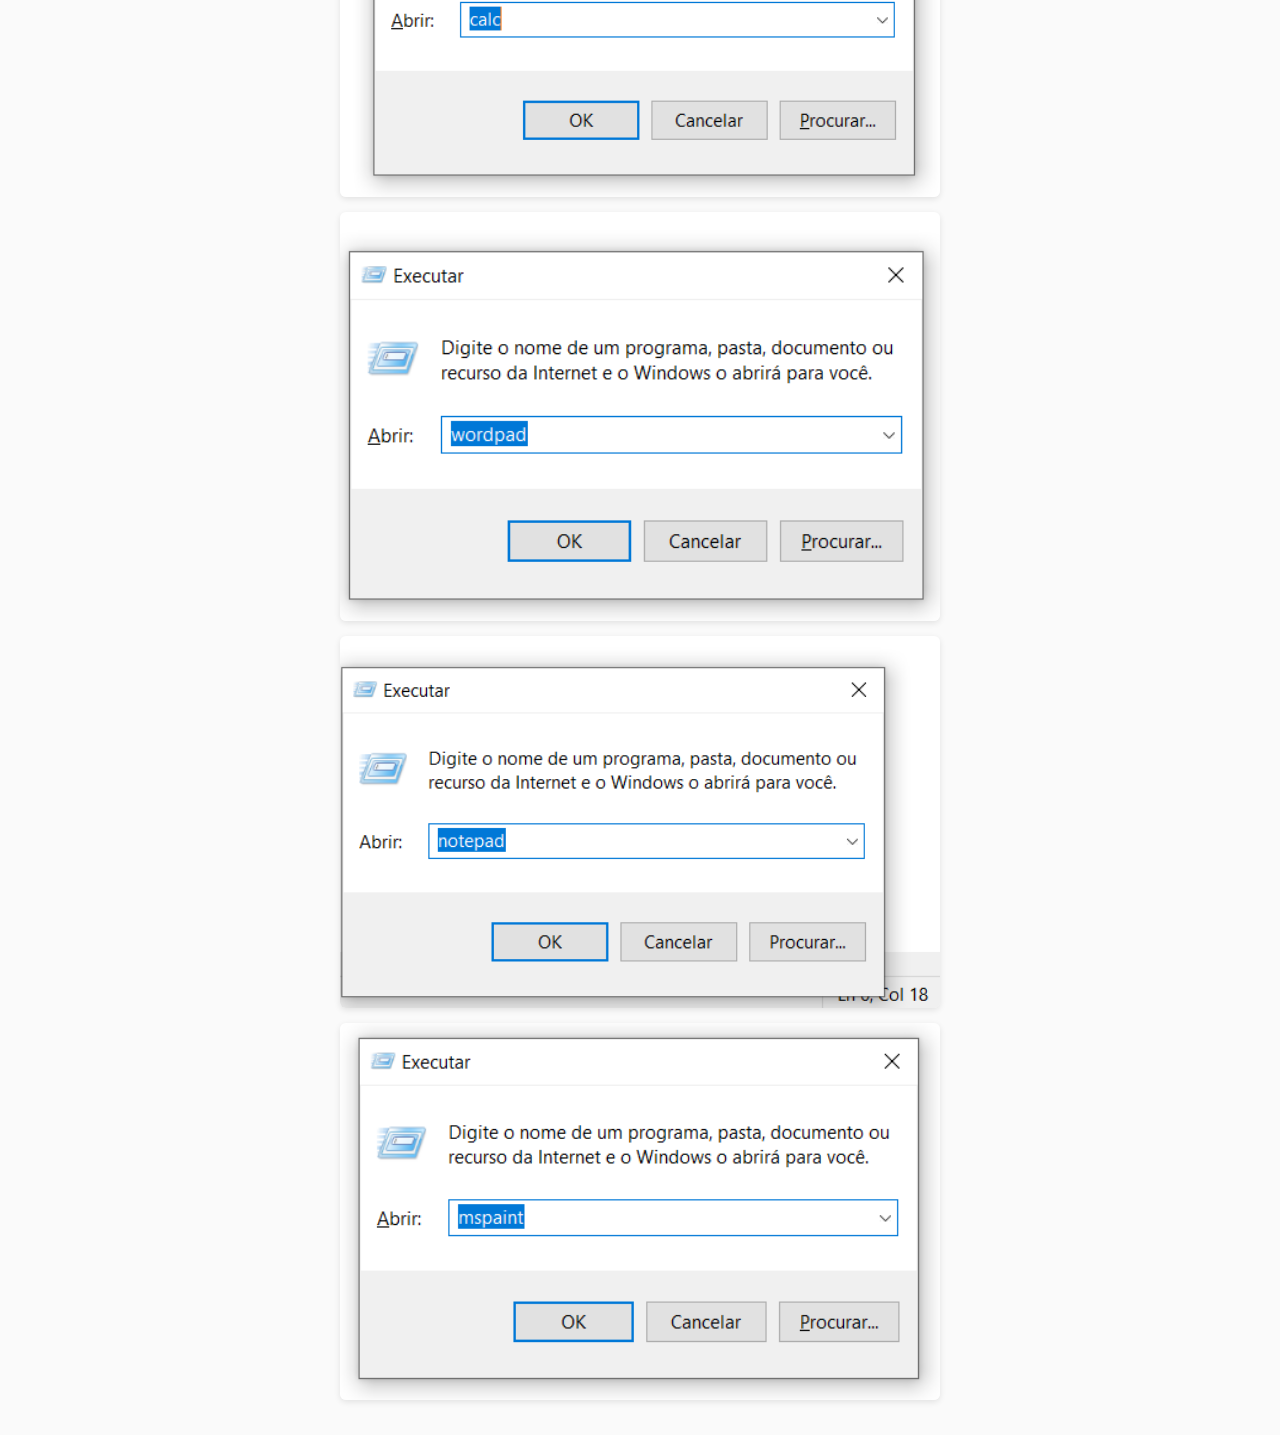
<file: Somativa/Tarefas.html>
<!DOCTYPE html>
<html lang="en">
<head>
    <meta charset="UTF-8">
    <meta name="viewport" content="width=device-width, initial-scale=1.0">
    <link rel="stylesheet" href="style.css">
    <link href="https://fonts.googleapis.com/css2?family=Poppins:wght@400;600&display=swap" rel="stylesheet">

    <title>Tarefas</title>
</head>
<body>
    <h1>Tarefas</h1>
    <div>
    <h3>Execicio 2</h3>
    <img src="image2.png" alt="" style="width: 100%; max-width: 600px; height: auto;">
    </div>
    <h3>Execicio 3</h3>
    <img src="image3.png" alt="" style="width: 100%; max-width: 600px; height: auto;">
    </div>
    <h3>Execicio 4</h3>
    <img src="image4.png" alt="" style="width: 100%; max-width: 600px; height: auto;">
    <img src="image4.1.png" alt="" style="width: 100%; max-width: 600px; height: auto;">
    </div>
    <h3>Execicio 5</h3>
    <img src="MinhaAreaDeTrabalho5.png" alt="" style="width: 100%; max-width: 600px; height: auto;">
    </div>
    <h3>Execicio 6</h3>
    <img src="image6.png" alt="" style="width: 100%; max-width: 600px; height: auto;">
    <img src="image6.1.png" alt="" style="width: 100%; max-width: 600px; height: auto;">
    </div>
    <h3>Execicio 7</h3>
    <img src="image7.png" alt="" style="width: 100%; max-width: 600px; height: auto;">
    </div>
    <h3>Execicio 8</h3>
    <img src="image8.png" alt="" style="width: 100%; max-width: 600px; height: auto;">
    <img src="MeuDesenho8.1.png" alt="" style="width: 100%; max-width: 600px; height: auto;">
    </div>
    <h3>Execicio 9</h3>
    <img src="9.png" alt="" style="width: 100%; max-width: 600px; height: auto;">
    </div>
    <h3>Execicio 10</h3>
    <img src="image10.png" alt="" style="width: 100%; max-width: 600px; height: auto;">
    <img src="image10.1.png" alt="" style="width: 100%; max-width: 600px; height: auto;">
    </div>
    <h3>Execicio 11</h3>
    <img src="image11.png" alt="" style="width: 100%; max-width: 600px; height: auto;">
    <img src="image11.1.png" alt="" style="width: 100%; max-width: 600px; height: auto;">
    <img src="image11.2.png" alt="" style="width: 100%; max-width: 600px; height: auto;">
    <img src="image11.3.png" alt="" style="width: 100%; max-width: 600px; height: auto;">
    </div>
</body>
</html>
</file>
<file: EX1/style.css>
body{
    background-color: aliceblue;
    max-width: max-content;
}
</file>
<file: SituaçãoDeAprendizagem–SA3/style.css>
/* Definindo uma cor de fundo suave e removendo margens e preenchimentos padrão */
* {
    margin: 0;
    padding: 0;
    box-sizing: border-box;
}

/* Cor de fundo para o corpo da página e uma fonte geral */
body {
    font-family: 'Poppins', sans-serif;
    background-color: #f4f7fb;
    color: #333;
    line-height: 1.6;
    padding: 20px;
}

/* Definindo a cor e o estilo do título principal */
h1 {
    font-size: 2.5em;
    color: #2c3e50;
    margin-bottom: 20px;
    text-align: center;
}

/* Estilo para os subtítulos */
h2 {
    font-size: 1.8em;
    color: #2980b9;
    margin-top: 30px;
    margin-bottom: 10px;
}

/* Estilo para os parágrafos, adicionando espaçamento e tornando o texto mais legível */
p {
    font-size: 1.1em;
    color: #34495e;
    margin-bottom: 20px;
    text-align: justify;
}

/* Adicionando um fundo e borda leve para os parágrafos */
p {
    background-color: #ecf0f1;
    border-left: 5px solid #2980b9;
    padding: 10px;
    border-radius: 5px;
}

/* Adicionando espaçamento entre os blocos */
section {
    margin-bottom: 40px;
}

/* Estilo para links */
a {
    color: #2980b9;
    text-decoration: none;
    font-weight: bold;
}

a:hover {
    text-decoration: underline;
}

/* Para tornar a página mais adaptável em dispositivos móveis */
@media (max-width: 768px) {
    h1 {
        font-size: 2em;
    }

    h2 {
        font-size: 1.5em;
    }

    p {
        font-size: 1em;
    }
}
</file>
<file: Somativa/style.css>
/* Reset básico */
* {
    box-sizing: border-box;
    margin: 0;
    padding: 0;
}

/* Corpo da página */
body {
    font-family: 'Poppins', sans-serif;
    background-color: #fafafa;
    color: #333;
    padding: 20px;
    max-width: 900px;
    margin: 0 auto;
}

/* Título principal */
h1 {
    text-align: center;
    margin-bottom: 40px;
    color: #2c3e50;
    font-weight: 600;
}

/* Cada bloco de exercício */
div {
    background-color: #fff;
    padding: 20px;
    margin-bottom: 30px;
    border-radius: 8px;
    box-shadow: 0 3px 8px rgba(0,0,0,0.1);
    text-align: center;
}

/* Título de cada exercício */
h3 {
    margin-bottom: 15px;
    color: #34495e;
    font-weight: 600;
}

/* Imagens responsivas */
img {
    width: 100%;
    max-width: 600px;
    height: auto;
    display: block;
    margin: 0 auto 15px auto;
    border-radius: 6px;
    box-shadow: 0 2px 6px rgba(0,0,0,0.1);
    transition: transform 0.3s ease;
}

/* Efeito hover nas imagens */
img:hover {
    transform: scale(1.05);
}
</file>
